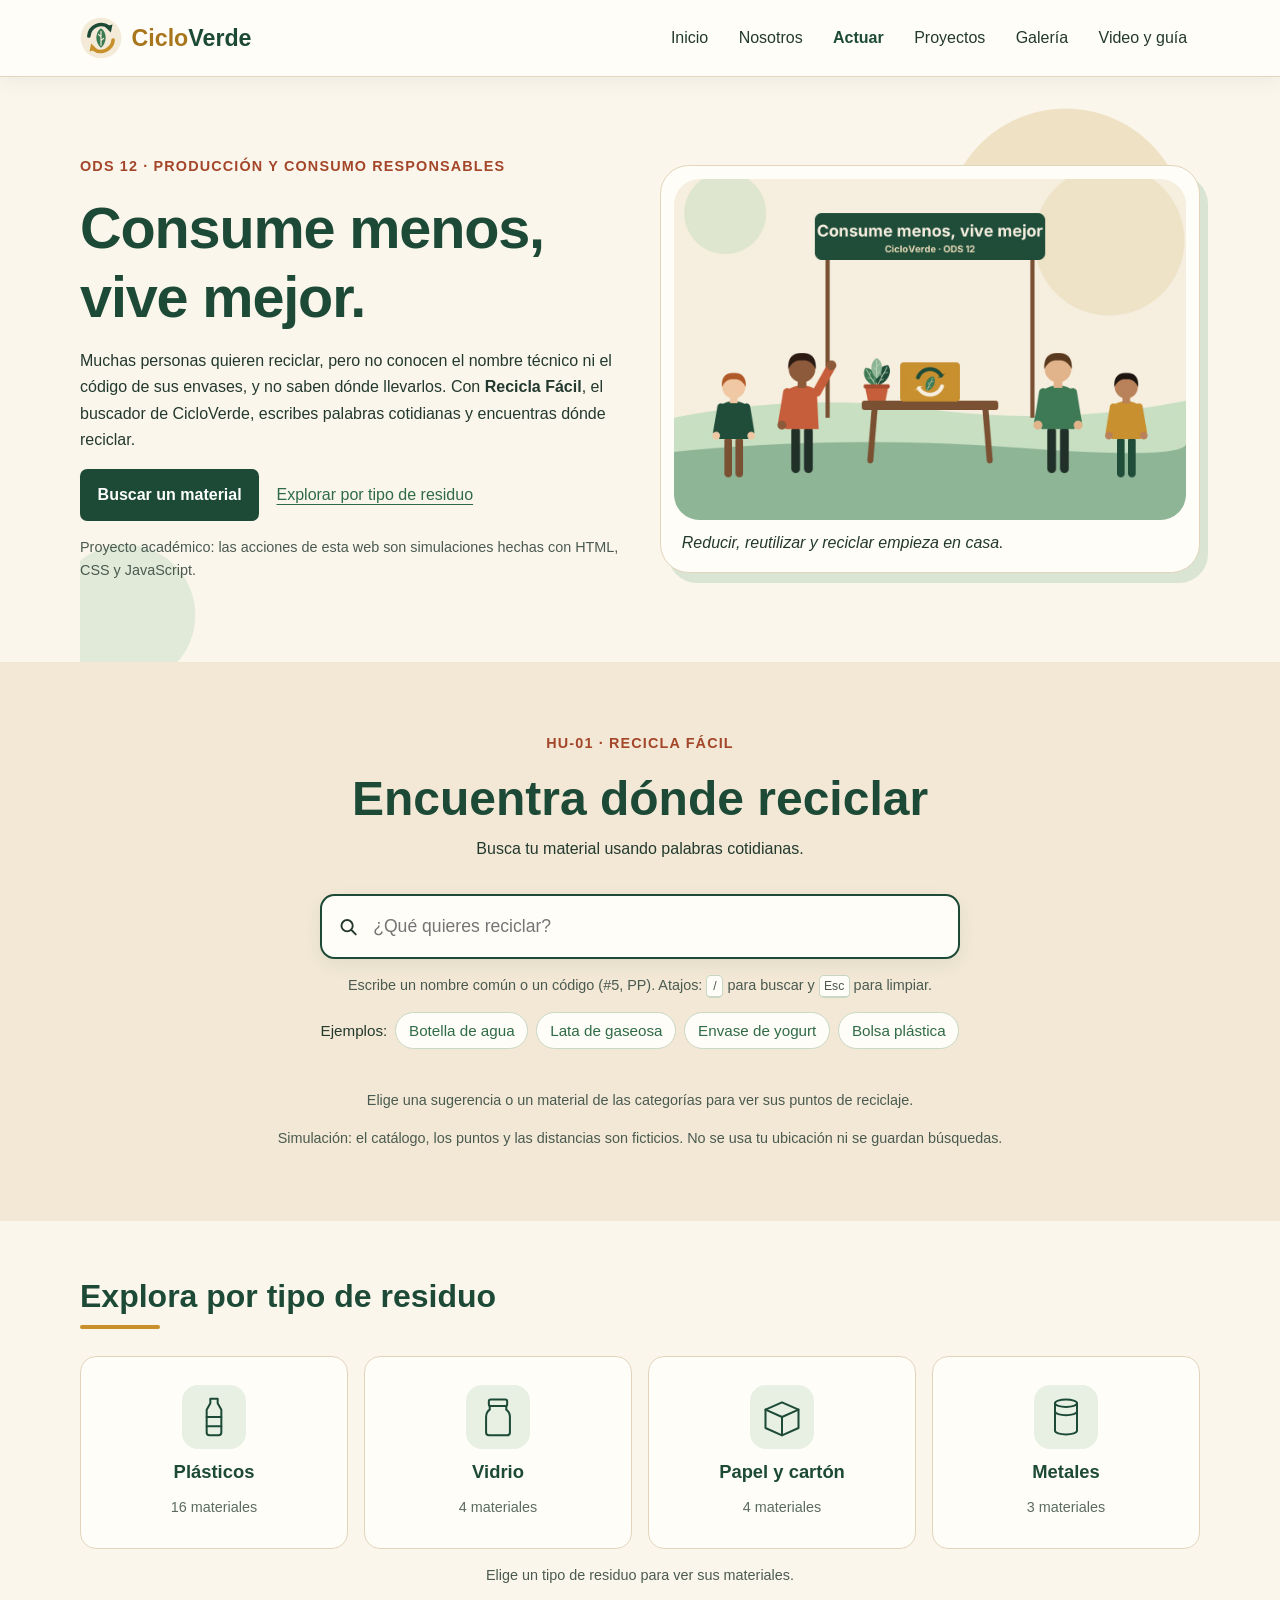
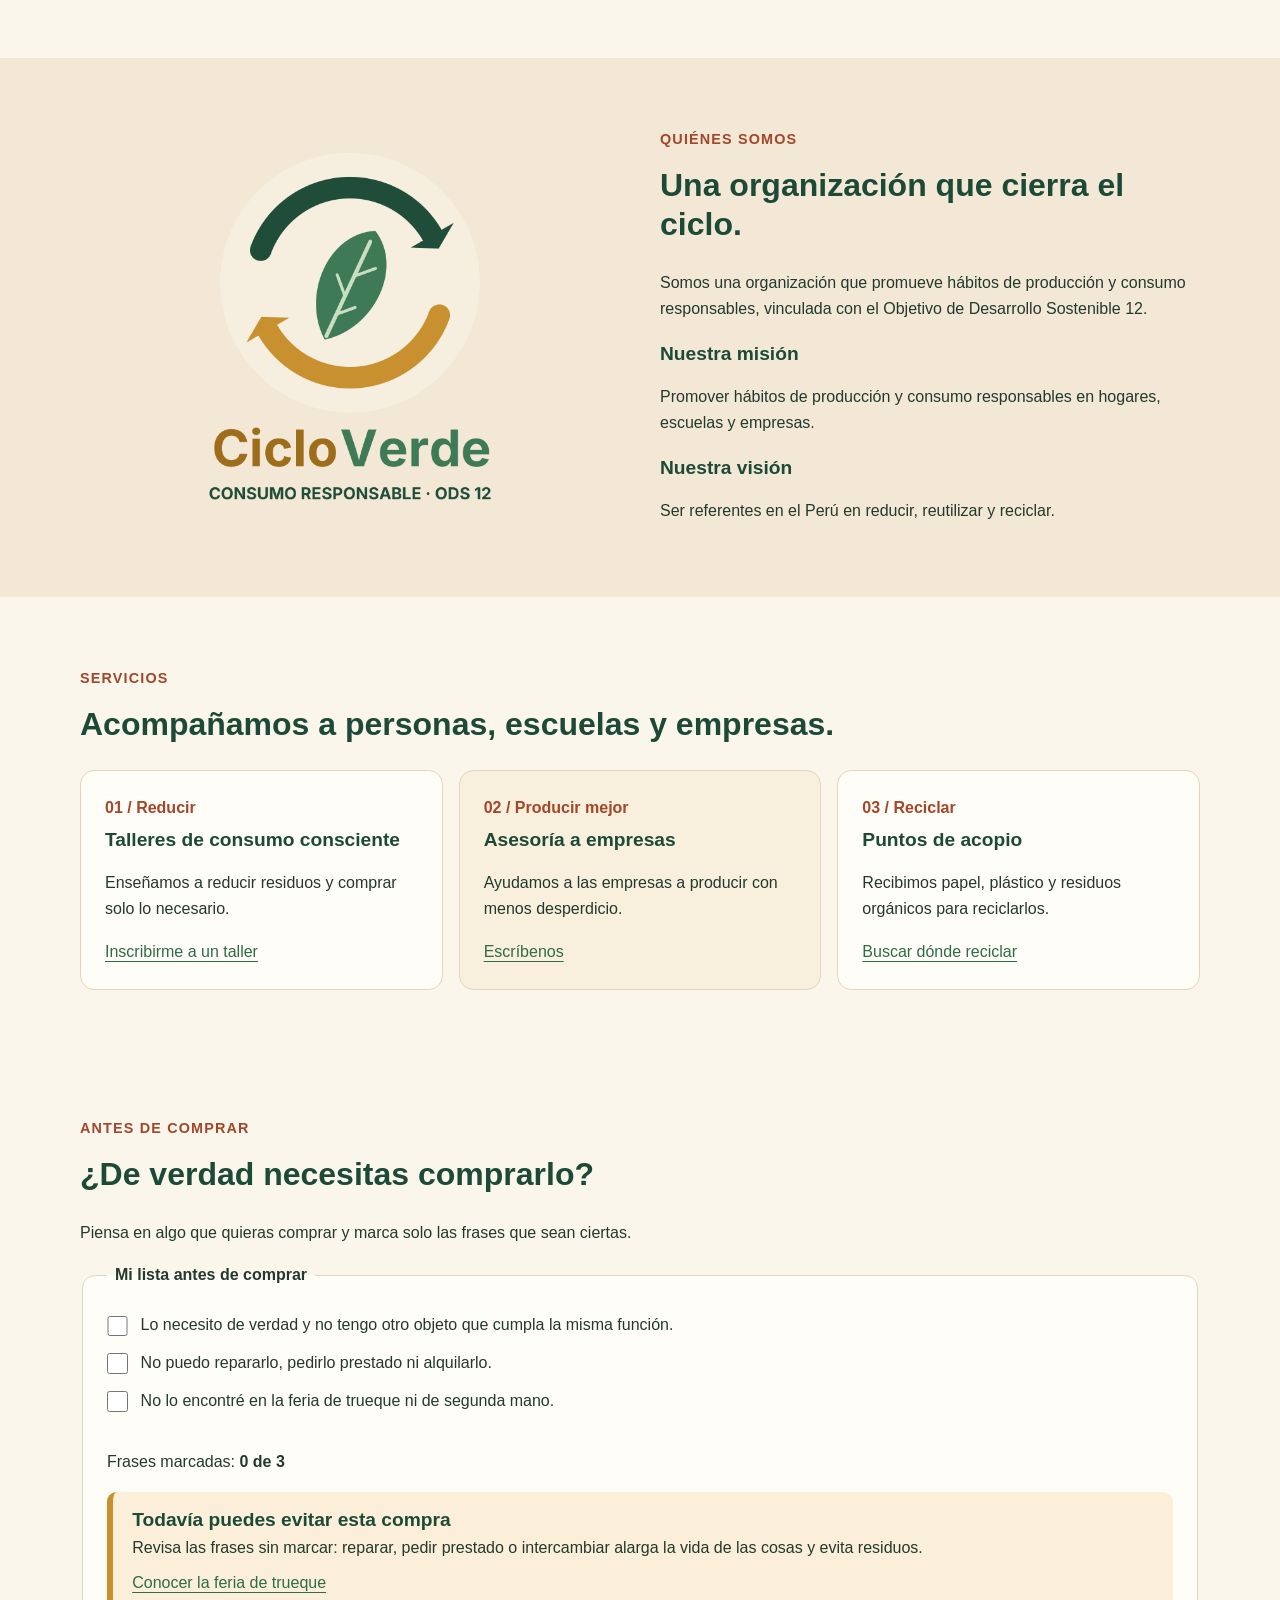
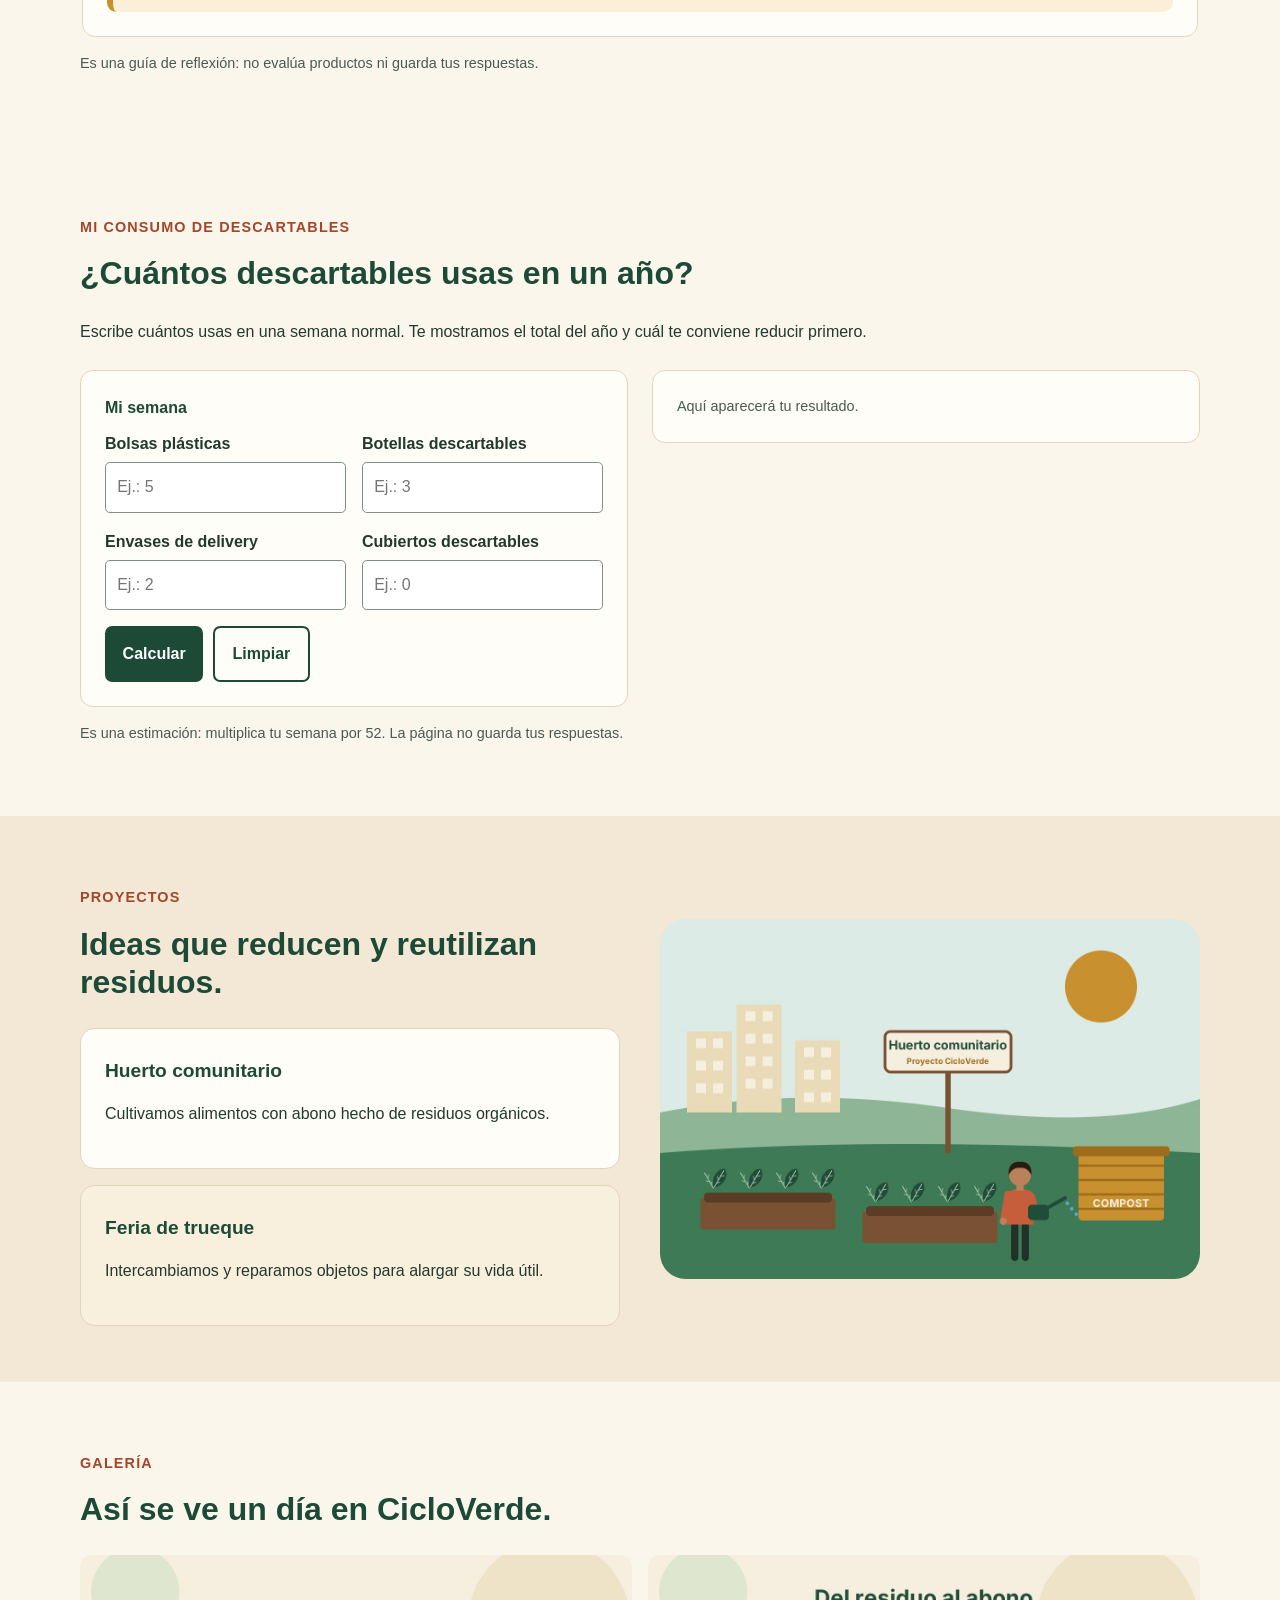
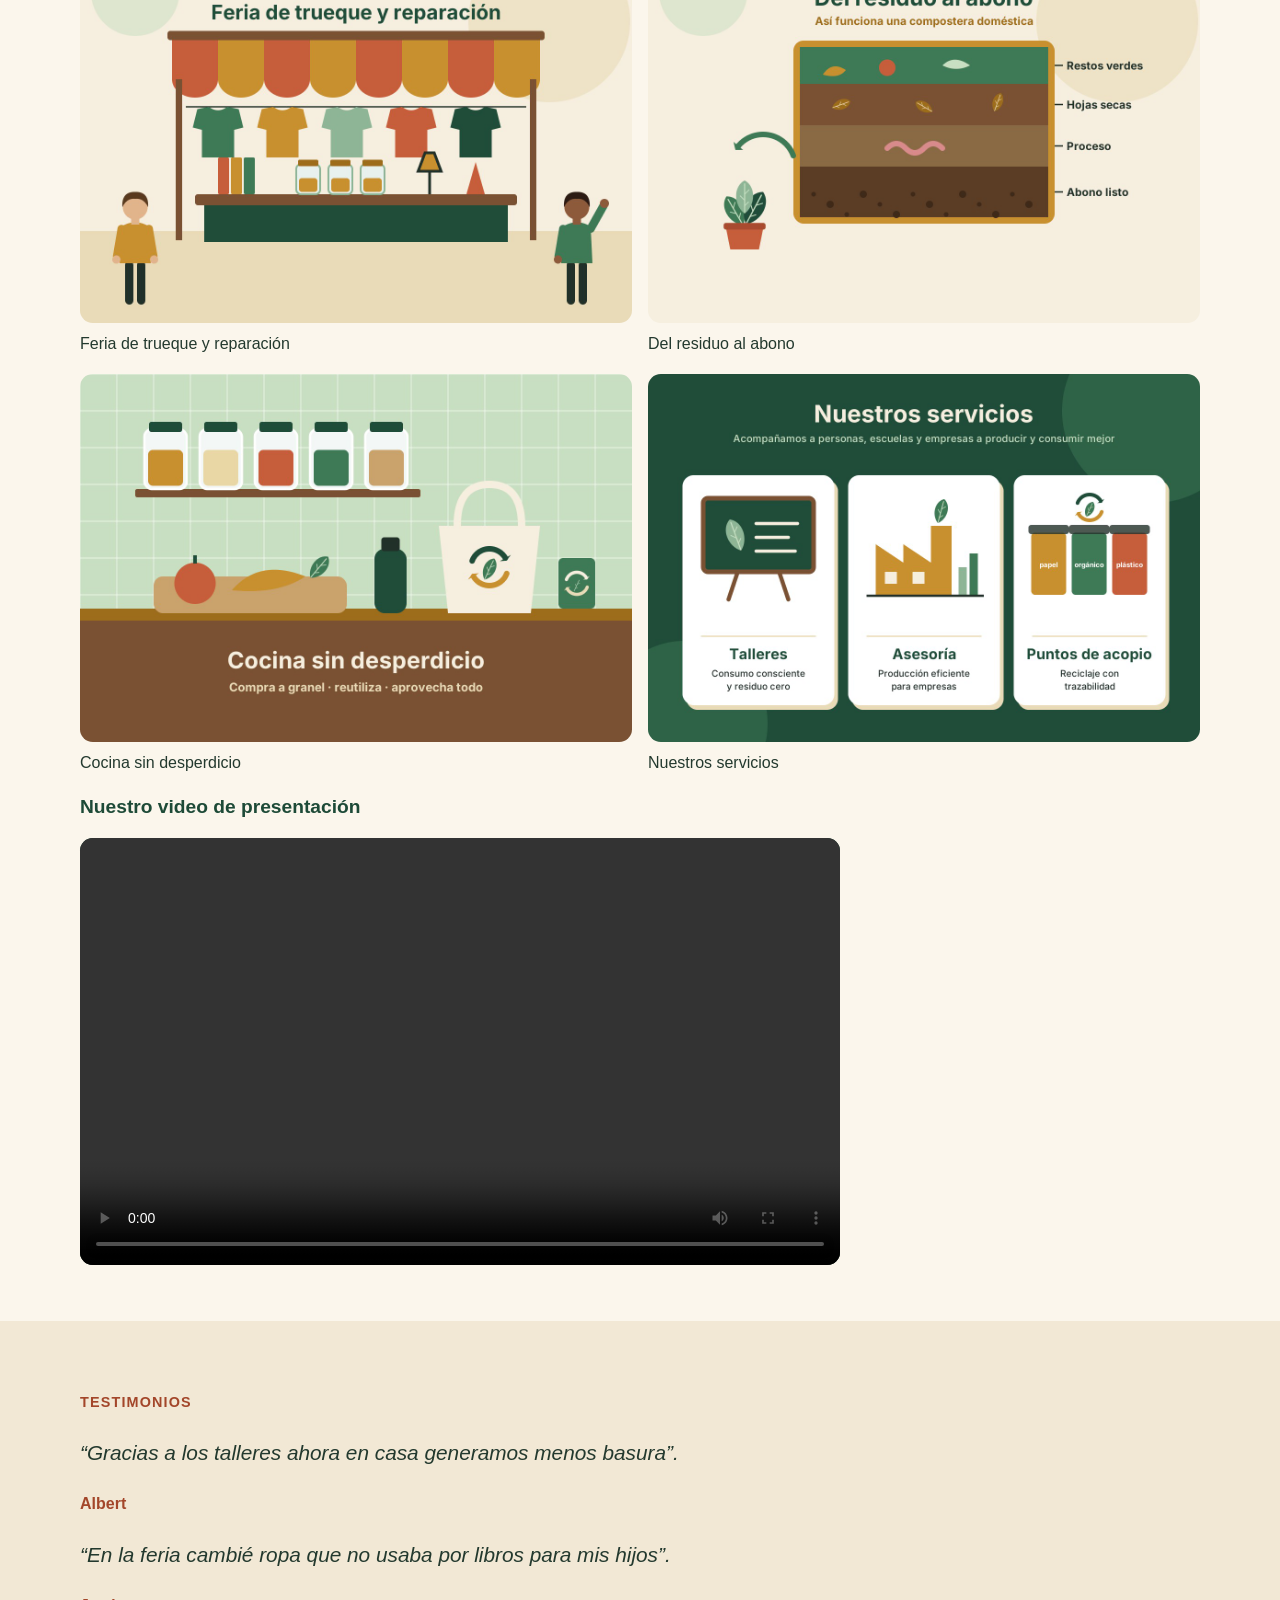
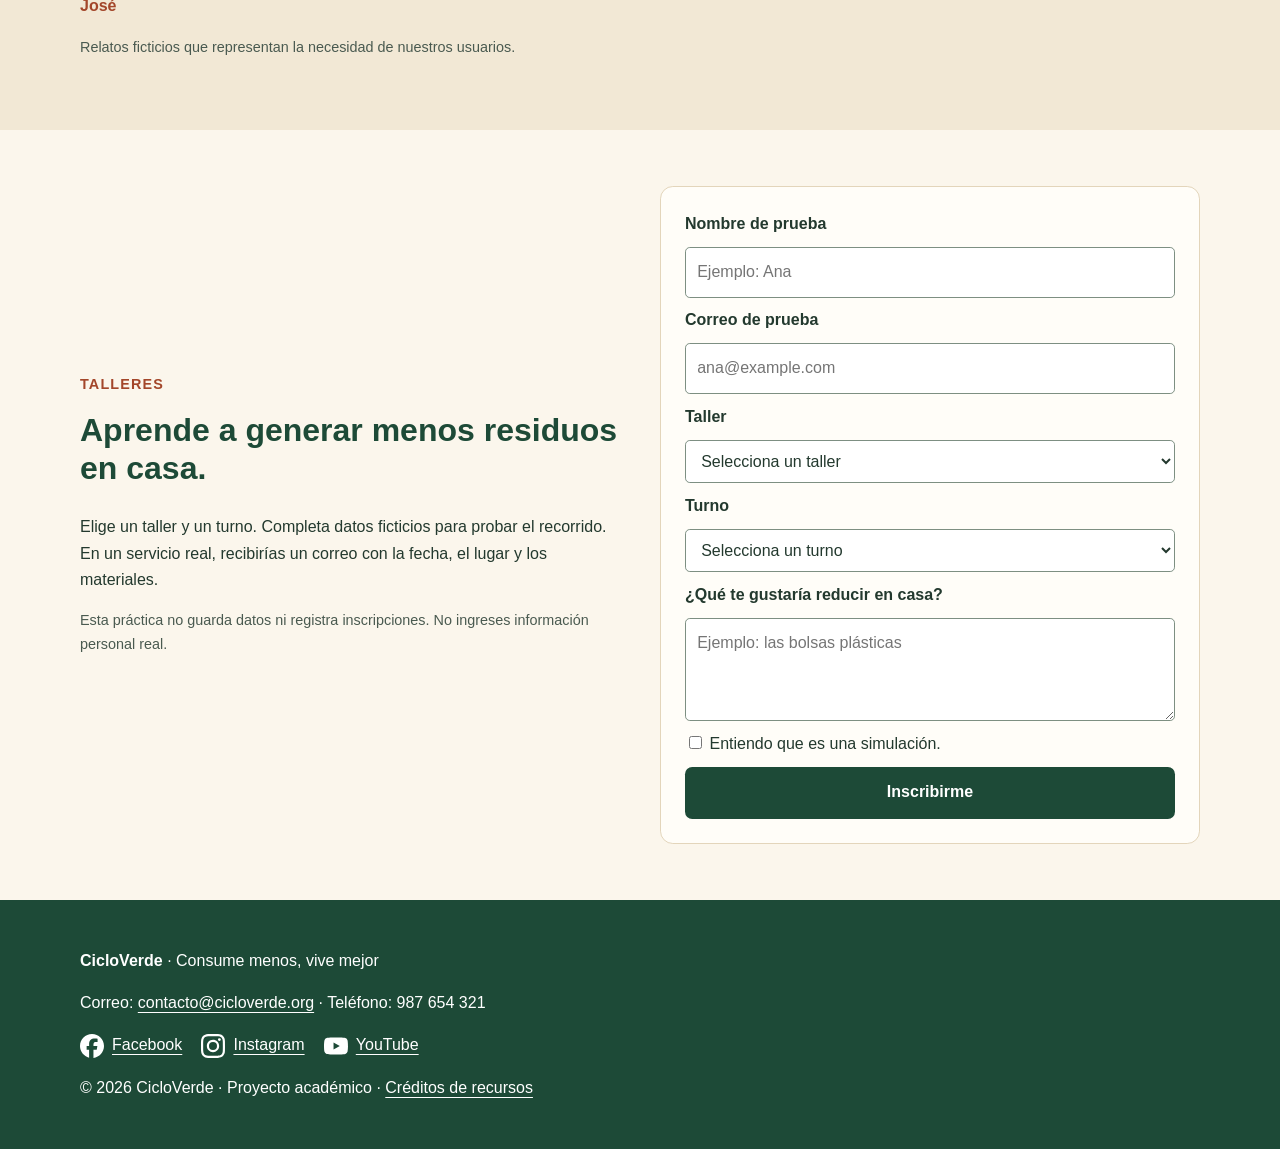
<file: index.html>
<!DOCTYPE html>
<html lang="es">
<head>
  <meta charset="UTF-8">
  <!-- PASO 1: permite que el navegador use el ancho real del celular. -->
  <meta name="viewport" content="width=device-width, initial-scale=1.0">
  <title>Inicio | CicloVerde - ODS 12</title>
  <meta name="description" content="CicloVerde promueve la producción y el consumo responsables (ODS 12): separa tus residuos, piensa antes de comprar e inscríbete en un taller.">
  <!-- PASO 2: conectar este HTML con el archivo CSS compartido. -->
  <link rel="stylesheet" href="css/estilos.css">
  <!-- SEMANA 11: menú responsive con JavaScript. defer espera a que el HTML esté listo. -->
  <script src="js/menu.js" defer></script>
  <!-- SEMANA 11 · HU-06: calculadora de descartables (solo en esta página). -->
  <script src="js/calculadora.js" defer></script>
  <!-- SEMANA 14 · HU-01: buscador dinámico (filtra, corrige errores, atajos / y Esc). -->
  <script src="js/buscador.js" defer></script>
  <!-- Este icono aparece en la pestaña del navegador. -->
  <link rel="icon" type="image/svg+xml" href="iconos/favicon.svg">
</head>
<body>
<a class="saltar" href="#contenido">Saltar al contenido</a>
<!-- PASO 3: ENCABEZADO. Permanece visible con position: sticky en CSS. -->
<header class="cabecera">
  <div class="contenedor barra">
    <a class="marca" href="index.html"><img src="iconos/favicon.svg" alt="" width="42" height="42"><span class="nombre"><span class="ciclo">Ciclo</span>Verde</span></a>
    <!-- SEMANA 11 (menú ACME): botón hamburguesa. Solo se ve en 600 px o menos.
         aria-controls lo une con la navegación; aria-expanded indica si está abierta. -->
    <button id="boton-menu" class="hamburguesa" type="button"
            aria-controls="navegacion" aria-expanded="false" aria-label="Abrir menú">
      <span class="lineas" aria-hidden="true"><span></span><span></span><span></span></span>
      <span id="texto-menu">Menú</span>
    </button>
    <!-- PASO 4: MENÚ HORIZONTAL. La lista se ordena en fila con Flexbox.
         En celular, JS le agrega o quita el atributo hidden para mostrarla u ocultarla. -->
    <nav id="navegacion" class="navegacion" aria-label="Navegación principal">
      <ul class="menu">
        <li><a href="index.html#inicio">Inicio</a></li>
        <li><a href="index.html#nosotros">Nosotros</a></li>
        <li>
          <!-- MENÚ DESPLEGABLE VERTICAL: details se abre con clic, Enter o toque.
               JS solo lo cierra (Escape o al cerrar el menú); por eso tiene id. -->
          <details id="actuar" class="desplegable">
            <summary>Actuar</summary>
            <ul class="submenu">
              <li><a href="index.html#buscar">Buscar material</a></li>
              <li><a href="index.html#categorias">Explorar categorías</a></li>
              <li><a href="index.html#servicios">Nuestros servicios</a></li>
              <li><a href="index.html#antes-de-comprar">Antes de comprar</a></li>
              <li><a href="index.html#calculadora">Calcular mis descartables</a></li>
              <li><a href="index.html#taller">Inscribirme a un taller</a></li>
            </ul>
          </details>
        </li>
        <li><a href="index.html#proyectos">Proyectos</a></li>
        <li><a href="index.html#galeria">Galería</a></li>
        <li><a href="recursos.html">Video y guía</a></li>
      </ul>
    </nav>
  </div>
</header>

<main id="contenido">
  <!-- SEMANA 11: tabindex="-1" deja que menu.js lleve el foco a la sección elegida en el menú
       (sin agregarla al recorrido con Tab). -->
  <!-- PASO 5: PRESENTACIÓN. Bloque de imagen y texto en dos columnas. -->
  <section id="inicio" tabindex="-1" class="hero contenedor dos-columnas" aria-labelledby="titulo">
    <div>
      <p class="etiqueta">ODS 12 · Producción y consumo responsables</p>
      <h1 id="titulo">Consume menos,<br>vive mejor.</h1>
      <p>Muchas personas quieren reciclar, pero no conocen el nombre técnico ni el código de sus envases, y no saben dónde llevarlos. Con <strong>Recicla Fácil</strong>, el buscador de CicloVerde, escribes palabras cotidianas y encuentras dónde reciclar.</p>
      <a class="boton" href="#buscar">Buscar un material</a>
      <a class="enlace" href="#categorias">Explorar por tipo de residuo</a>
      <p class="nota">Proyecto académico: las acciones de esta web son simulaciones hechas con HTML, CSS y JavaScript.</p>
    </div>
    <figure class="postal">
      <img class="foto" src="imagenes/nosotros.jpg" alt="Ilustración de vecinos reunidos junto a un letrero que dice Consume menos, vive mejor" width="1200" height="800">
      <figcaption>Reducir, reutilizar y reciclar empieza en casa.</figcaption>
    </figure>
  </section>

  <!-- ============================================================
       HU-01 · BÚSQUEDA ASISTIDA DE MATERIALES RECICLABLES (Recicla Fácil)
       Basada en los wireframes 1, 2 y 3 de Figma y en el user flow.
       Funciona solo con HTML y CSS:
       - pattern + :valid/:invalid detecta si el texto contiene una palabra conocida.
       - :placeholder-shown detecta el campo vacío.
       - :target muestra el material elegido; :checked, la categoría y el filtro.
       ============================================================ -->
  <section id="buscar" tabindex="-1" class="seccion fondo buscador-hu" aria-labelledby="titulo-buscar">
    <div class="contenedor">
      <p class="etiqueta centrado">HU-01 · Recicla Fácil</p>
      <h2 id="titulo-buscar" class="titulo-grande">Encuentra dónde reciclar</h2>
      <p class="subtitulo">Busca tu material usando palabras cotidianas.</p>

      <!-- SEMANA 14 · Buscador dinámico (js/buscador.js).
           El JS filtra los 27 materiales, cuenta coincidencias, tolera errores
           y arma las sugerencias. Las fichas #m-... de abajo NO cambian. -->
      <div class="busqueda" id="busqueda">
        <div class="campo">
          <svg class="lupa" viewBox="0 0 24 24" aria-hidden="true"><circle cx="10.5" cy="10.5" r="6.5"/><path d="m15.5 15.5 5 5"/></svg>
          <label for="buscador" class="visualmente-oculto">¿Qué quieres reciclar?</label>
          <!-- Ya no usamos pattern: el JS decide si hay coincidencias o una corrección. -->
          <input id="buscador" type="search" placeholder="¿Qué quieres reciclar?" autocomplete="off" spellcheck="false"
            aria-describedby="ayuda-buscar" aria-controls="lista-sugerencias">
          <!-- CONTROL DEL USUARIO: botón × para borrar la búsqueda (el JS lo muestra cuando hay texto). -->
          <button type="button" id="limpiar-busqueda" class="limpiar-busqueda" aria-label="Limpiar búsqueda" title="Limpiar búsqueda (Esc)" hidden>
            <svg viewBox="0 0 24 24" aria-hidden="true"><path d="M6 6l12 12M18 6 6 18"/></svg>
          </button>
        </div>
        <p id="ayuda-buscar" class="nota centrado">Escribe un nombre común o un código (#5, PP). Atajos: <kbd>/</kbd> para buscar y <kbd>Esc</kbd> para limpiar.</p>

        <!-- TRANSPARENCIA: el JS escribe aquí cuántas coincidencias encontró. -->
        <p id="contador-busqueda" class="contador-busqueda" role="status" aria-live="polite"></p>

        <!-- Campo vacío: ejemplos (wireframe 1). Se siguen mostrando con :placeholder-shown. -->
        <div class="ejemplos">
          <span>Ejemplos:</span>
          <a class="ejemplo" href="#m-botella-agua">Botella de agua</a>
          <a class="ejemplo" href="#m-lata-gaseosa">Lata de gaseosa</a>
          <a class="ejemplo" href="#m-envase-yogurt">Envase de yogurt</a>
          <a class="ejemplo" href="#m-bolsa-plastico">Bolsa plástica</a>
        </div>

        <!-- ESCENARIO 1 · Sugerencias dinámicas (wireframe 2). CA-01 y CA-02.
             La lista <ul> empieza vacía: el JS crea un <li> por cada material que coincide. -->
        <div id="panel-sugerencias" class="sugerencias sugerencias-js" hidden>
          <div class="sugerencias-cabecera"><span id="titulo-sugerencias">Sugerencias</span><span class="insignia">Nombre común · código</span></div>
          <!-- RECUPERACIÓN ANTE ERRORES: "¿Quisiste decir…?" (el JS lo completa). -->
          <p id="quisiste-decir" class="quisiste-decir" hidden></p>
          <ul id="lista-sugerencias" class="lista-sugerencias" aria-label="Materiales sugeridos"></ul>
          <a class="ver-todos" href="#categorias">¿No está tu material? Explora por tipo de residuo</a>
        </div>

        <!-- ESCENARIO 2 · Ninguna coincidencia ni parecida. Aparece tras 1 s (animación del CSS). -->
        <div id="sin-resultados" class="sin-coincidencias" hidden>
          <h3>No encontramos ese material</h3>
          <p>Quizás buscabas:</p>
          <ul class="aproximadas">
            <li><a href="#m-botella-agua">Botella de agua <span class="codigo">(#1 PET Bottles)</span></a></li>
            <li><a href="#m-lata-gaseosa">Lata de gaseosa <span class="codigo">(#41 ALU)</span></a></li>
            <li><a href="#m-caja-carton">Caja de cartón <span class="codigo">(#20 PAP)</span></a></li>
          </ul>
          <div class="alternativas">
            <a class="boton" href="#categorias">Explorar categorías por tipo de residuo</a>
            <a class="boton boton-secundario" href="tel:+18002532687">Llamar a la línea 1-800-CLEANUP</a>
          </div>
        </div>
      </div>

      <!-- RESULTADO: cada material es un article con id. Al elegir una sugerencia,
           el enlace #m-... lo convierte en :target y se muestra (wireframe 3). -->
      <div class="resultados" aria-live="polite">
        <p class="resultado-vacio nota centrado">Elige una sugerencia o un material de las categorías para ver sus puntos de reciclaje.</p>
        <article id="m-botella-agua" class="resultado" aria-labelledby="t-botella-agua">
          <div class="resumen-material">
            <svg class="icono" viewBox="0 0 48 48" aria-hidden="true"><path d="M20 4h8v5l4 7v25a3 3 0 0 1-3 3H19a3 3 0 0 1-3-3V16l4-7z"/><path d="M16 24h16M16 34h16"/></svg>
            <h3 id="t-botella-agua">Botella de agua</h3>
            <p class="codigo">#1 PET Bottles · Plásticos</p>
            <p>Envase de plástico PET comúnmente utilizado para bebidas y agua.</p>
          </div>
          <div class="resultado-cuerpo">
            <div>
              <h3>Puntos de reciclaje para este material</h3>
              <div class="punto">
                <div class="punto-cabecera"><h4><span class="num">1</span>Punto Verde Surco</h4><span class="distancia">2.3 km</span></div>
                <p>Av. Caminos del Inca 1234</p>
                <details class="ubicacion"><summary>Ver ubicación</summary><p>Punto 1 del mapa. Horario de ejemplo: lunes a sábado, de 9:00 a 17:00. Vacíos, enjuagados y aplastados.</p></details>
              </div>
              <div class="punto">
                <div class="punto-cabecera"><h4><span class="num">2</span>Recicla Lima</h4><span class="distancia">4.1 km</span></div>
                <p>Av. Primavera 456</p>
                <details class="ubicacion"><summary>Ver ubicación</summary><p>Punto 2 del mapa. Horario de ejemplo: lunes a sábado, de 9:00 a 17:00. Vacíos, enjuagados y aplastados.</p></details>
              </div>
              <div class="punto">
                <div class="punto-cabecera"><h4><span class="num">3</span>EcoCentro</h4><span class="distancia">5.6 km</span></div>
                <p>Av. Principal 789</p>
                <details class="ubicacion"><summary>Ver ubicación</summary><p>Punto 3 del mapa. Horario de ejemplo: lunes a sábado, de 9:00 a 17:00. Vacíos, enjuagados y aplastados.</p></details>
              </div>
            </div>
            <div class="mapa" role="img" aria-label="Mapa referencial con los tres puntos de reciclaje">
              <span class="pin p1">1</span><span class="pin p2">2</span><span class="pin p3">3</span>
              <p>Mapa de puntos de reciclaje<br><small>Vista referencial: puntos y distancias ficticios.</small></p>
            </div>
          </div>
          <p class="acciones-resultado"><a href="#buscar">Buscar otro material</a> · <a href="#categorias">Ver categorías</a></p>
        </article>
        <article id="m-botella-aceite" class="resultado" aria-labelledby="t-botella-aceite">
          <div class="resumen-material">
            <svg class="icono" viewBox="0 0 48 48" aria-hidden="true"><path d="M20 4h8v5l4 7v25a3 3 0 0 1-3 3H19a3 3 0 0 1-3-3V16l4-7z"/><path d="M16 24h16M16 34h16"/></svg>
            <h3 id="t-botella-aceite">Botella de aceite</h3>
            <p class="codigo">#1 PET Bottles · Plásticos</p>
            <p>Botella PET de aceite de cocina. Retira el exceso de aceite con papel antes de llevarla.</p>
          </div>
          <div class="resultado-cuerpo">
            <div>
              <h3>Puntos de reciclaje para este material</h3>
              <div class="punto">
                <div class="punto-cabecera"><h4><span class="num">1</span>Punto Verde Surco</h4><span class="distancia">2.3 km</span></div>
                <p>Av. Caminos del Inca 1234</p>
                <details class="ubicacion"><summary>Ver ubicación</summary><p>Punto 1 del mapa. Horario de ejemplo: lunes a sábado, de 9:00 a 17:00. Vacíos, enjuagados y aplastados.</p></details>
              </div>
              <div class="punto">
                <div class="punto-cabecera"><h4><span class="num">2</span>Recicla Lima</h4><span class="distancia">4.1 km</span></div>
                <p>Av. Primavera 456</p>
                <details class="ubicacion"><summary>Ver ubicación</summary><p>Punto 2 del mapa. Horario de ejemplo: lunes a sábado, de 9:00 a 17:00. Vacíos, enjuagados y aplastados.</p></details>
              </div>
              <div class="punto">
                <div class="punto-cabecera"><h4><span class="num">3</span>EcoCentro</h4><span class="distancia">5.6 km</span></div>
                <p>Av. Principal 789</p>
                <details class="ubicacion"><summary>Ver ubicación</summary><p>Punto 3 del mapa. Horario de ejemplo: lunes a sábado, de 9:00 a 17:00. Vacíos, enjuagados y aplastados.</p></details>
              </div>
            </div>
            <div class="mapa" role="img" aria-label="Mapa referencial con los tres puntos de reciclaje">
              <span class="pin p1">1</span><span class="pin p2">2</span><span class="pin p3">3</span>
              <p>Mapa de puntos de reciclaje<br><small>Vista referencial: puntos y distancias ficticios.</small></p>
            </div>
          </div>
          <p class="acciones-resultado"><a href="#buscar">Buscar otro material</a> · <a href="#categorias">Ver categorías</a></p>
        </article>
        <article id="m-botella-bebida" class="resultado" aria-labelledby="t-botella-bebida">
          <div class="resumen-material">
            <svg class="icono" viewBox="0 0 48 48" aria-hidden="true"><path d="M20 4h8v5l4 7v25a3 3 0 0 1-3 3H19a3 3 0 0 1-3-3V16l4-7z"/><path d="M16 24h16M16 34h16"/></svg>
            <h3 id="t-botella-bebida">Botella de bebida</h3>
            <p class="codigo">#1 PET Bottles · Plásticos</p>
            <p>Botella PET de gaseosa, jugo o bebida deportiva. Vacíala y aplástala.</p>
          </div>
          <div class="resultado-cuerpo">
            <div>
              <h3>Puntos de reciclaje para este material</h3>
              <div class="punto">
                <div class="punto-cabecera"><h4><span class="num">1</span>Punto Verde Surco</h4><span class="distancia">2.3 km</span></div>
                <p>Av. Caminos del Inca 1234</p>
                <details class="ubicacion"><summary>Ver ubicación</summary><p>Punto 1 del mapa. Horario de ejemplo: lunes a sábado, de 9:00 a 17:00. Vacíos, enjuagados y aplastados.</p></details>
              </div>
              <div class="punto">
                <div class="punto-cabecera"><h4><span class="num">2</span>Recicla Lima</h4><span class="distancia">4.1 km</span></div>
                <p>Av. Primavera 456</p>
                <details class="ubicacion"><summary>Ver ubicación</summary><p>Punto 2 del mapa. Horario de ejemplo: lunes a sábado, de 9:00 a 17:00. Vacíos, enjuagados y aplastados.</p></details>
              </div>
              <div class="punto">
                <div class="punto-cabecera"><h4><span class="num">3</span>EcoCentro</h4><span class="distancia">5.6 km</span></div>
                <p>Av. Principal 789</p>
                <details class="ubicacion"><summary>Ver ubicación</summary><p>Punto 3 del mapa. Horario de ejemplo: lunes a sábado, de 9:00 a 17:00. Vacíos, enjuagados y aplastados.</p></details>
              </div>
            </div>
            <div class="mapa" role="img" aria-label="Mapa referencial con los tres puntos de reciclaje">
              <span class="pin p1">1</span><span class="pin p2">2</span><span class="pin p3">3</span>
              <p>Mapa de puntos de reciclaje<br><small>Vista referencial: puntos y distancias ficticios.</small></p>
            </div>
          </div>
          <p class="acciones-resultado"><a href="#buscar">Buscar otro material</a> · <a href="#categorias">Ver categorías</a></p>
        </article>
        <article id="m-envase-fruta" class="resultado" aria-labelledby="t-envase-fruta">
          <div class="resumen-material">
            <svg class="icono" viewBox="0 0 48 48" aria-hidden="true"><path d="M20 4h8v5l4 7v25a3 3 0 0 1-3 3H19a3 3 0 0 1-3-3V16l4-7z"/><path d="M16 24h16M16 34h16"/></svg>
            <h3 id="t-envase-fruta">Envase transparente de fruta</h3>
            <p class="codigo">#1 PET · Plásticos</p>
            <p>Envase rígido y transparente de frutas o ensaladas, también de PET.</p>
          </div>
          <div class="resultado-cuerpo">
            <div>
              <h3>Puntos de reciclaje para este material</h3>
              <div class="punto">
                <div class="punto-cabecera"><h4><span class="num">1</span>Punto Verde Surco</h4><span class="distancia">2.3 km</span></div>
                <p>Av. Caminos del Inca 1234</p>
                <details class="ubicacion"><summary>Ver ubicación</summary><p>Punto 1 del mapa. Horario de ejemplo: lunes a sábado, de 9:00 a 17:00. Vacíos, enjuagados y aplastados.</p></details>
              </div>
              <div class="punto">
                <div class="punto-cabecera"><h4><span class="num">2</span>Recicla Lima</h4><span class="distancia">4.1 km</span></div>
                <p>Av. Primavera 456</p>
                <details class="ubicacion"><summary>Ver ubicación</summary><p>Punto 2 del mapa. Horario de ejemplo: lunes a sábado, de 9:00 a 17:00. Vacíos, enjuagados y aplastados.</p></details>
              </div>
              <div class="punto">
                <div class="punto-cabecera"><h4><span class="num">3</span>EcoCentro</h4><span class="distancia">5.6 km</span></div>
                <p>Av. Principal 789</p>
                <details class="ubicacion"><summary>Ver ubicación</summary><p>Punto 3 del mapa. Horario de ejemplo: lunes a sábado, de 9:00 a 17:00. Vacíos, enjuagados y aplastados.</p></details>
              </div>
            </div>
            <div class="mapa" role="img" aria-label="Mapa referencial con los tres puntos de reciclaje">
              <span class="pin p1">1</span><span class="pin p2">2</span><span class="pin p3">3</span>
              <p>Mapa de puntos de reciclaje<br><small>Vista referencial: puntos y distancias ficticios.</small></p>
            </div>
          </div>
          <p class="acciones-resultado"><a href="#buscar">Buscar otro material</a> · <a href="#categorias">Ver categorías</a></p>
        </article>
        <article id="m-botella-detergente" class="resultado" aria-labelledby="t-botella-detergente">
          <div class="resumen-material">
            <svg class="icono" viewBox="0 0 48 48" aria-hidden="true"><path d="M20 4h8v5l4 7v25a3 3 0 0 1-3 3H19a3 3 0 0 1-3-3V16l4-7z"/><path d="M16 24h16M16 34h16"/></svg>
            <h3 id="t-botella-detergente">Botella de detergente</h3>
            <p class="codigo">#2 HDPE · Plásticos</p>
            <p>Plástico grueso y opaco, resistente a productos de limpieza.</p>
          </div>
          <div class="resultado-cuerpo">
            <div>
              <h3>Puntos de reciclaje para este material</h3>
              <div class="punto">
                <div class="punto-cabecera"><h4><span class="num">1</span>Punto Verde Surco</h4><span class="distancia">2.3 km</span></div>
                <p>Av. Caminos del Inca 1234</p>
                <details class="ubicacion"><summary>Ver ubicación</summary><p>Punto 1 del mapa. Horario de ejemplo: lunes a sábado, de 9:00 a 17:00. Vacíos, enjuagados y aplastados.</p></details>
              </div>
              <div class="punto">
                <div class="punto-cabecera"><h4><span class="num">2</span>Recicla Lima</h4><span class="distancia">4.1 km</span></div>
                <p>Av. Primavera 456</p>
                <details class="ubicacion"><summary>Ver ubicación</summary><p>Punto 2 del mapa. Horario de ejemplo: lunes a sábado, de 9:00 a 17:00. Vacíos, enjuagados y aplastados.</p></details>
              </div>
              <div class="punto">
                <div class="punto-cabecera"><h4><span class="num">3</span>EcoCentro</h4><span class="distancia">5.6 km</span></div>
                <p>Av. Principal 789</p>
                <details class="ubicacion"><summary>Ver ubicación</summary><p>Punto 3 del mapa. Horario de ejemplo: lunes a sábado, de 9:00 a 17:00. Vacíos, enjuagados y aplastados.</p></details>
              </div>
            </div>
            <div class="mapa" role="img" aria-label="Mapa referencial con los tres puntos de reciclaje">
              <span class="pin p1">1</span><span class="pin p2">2</span><span class="pin p3">3</span>
              <p>Mapa de puntos de reciclaje<br><small>Vista referencial: puntos y distancias ficticios.</small></p>
            </div>
          </div>
          <p class="acciones-resultado"><a href="#buscar">Buscar otro material</a> · <a href="#categorias">Ver categorías</a></p>
        </article>
        <article id="m-botella-shampoo" class="resultado" aria-labelledby="t-botella-shampoo">
          <div class="resumen-material">
            <svg class="icono" viewBox="0 0 48 48" aria-hidden="true"><path d="M20 4h8v5l4 7v25a3 3 0 0 1-3 3H19a3 3 0 0 1-3-3V16l4-7z"/><path d="M16 24h16M16 34h16"/></svg>
            <h3 id="t-botella-shampoo">Botella de shampoo</h3>
            <p class="codigo">#2 HDPE · Plásticos</p>
            <p>Envase opaco de productos de higiene. Enjuágalo antes de llevarlo.</p>
          </div>
          <div class="resultado-cuerpo">
            <div>
              <h3>Puntos de reciclaje para este material</h3>
              <div class="punto">
                <div class="punto-cabecera"><h4><span class="num">1</span>Punto Verde Surco</h4><span class="distancia">2.3 km</span></div>
                <p>Av. Caminos del Inca 1234</p>
                <details class="ubicacion"><summary>Ver ubicación</summary><p>Punto 1 del mapa. Horario de ejemplo: lunes a sábado, de 9:00 a 17:00. Vacíos, enjuagados y aplastados.</p></details>
              </div>
              <div class="punto">
                <div class="punto-cabecera"><h4><span class="num">2</span>Recicla Lima</h4><span class="distancia">4.1 km</span></div>
                <p>Av. Primavera 456</p>
                <details class="ubicacion"><summary>Ver ubicación</summary><p>Punto 2 del mapa. Horario de ejemplo: lunes a sábado, de 9:00 a 17:00. Vacíos, enjuagados y aplastados.</p></details>
              </div>
              <div class="punto">
                <div class="punto-cabecera"><h4><span class="num">3</span>EcoCentro</h4><span class="distancia">5.6 km</span></div>
                <p>Av. Principal 789</p>
                <details class="ubicacion"><summary>Ver ubicación</summary><p>Punto 3 del mapa. Horario de ejemplo: lunes a sábado, de 9:00 a 17:00. Vacíos, enjuagados y aplastados.</p></details>
              </div>
            </div>
            <div class="mapa" role="img" aria-label="Mapa referencial con los tres puntos de reciclaje">
              <span class="pin p1">1</span><span class="pin p2">2</span><span class="pin p3">3</span>
              <p>Mapa de puntos de reciclaje<br><small>Vista referencial: puntos y distancias ficticios.</small></p>
            </div>
          </div>
          <p class="acciones-resultado"><a href="#buscar">Buscar otro material</a> · <a href="#categorias">Ver categorías</a></p>
        </article>
        <article id="m-tuberia-pvc" class="resultado" aria-labelledby="t-tuberia-pvc">
          <div class="resumen-material">
            <svg class="icono" viewBox="0 0 48 48" aria-hidden="true"><path d="M20 4h8v5l4 7v25a3 3 0 0 1-3 3H19a3 3 0 0 1-3-3V16l4-7z"/><path d="M16 24h16M16 34h16"/></svg>
            <h3 id="t-tuberia-pvc">Tubería de PVC</h3>
            <p class="codigo">#3 PVC · Plásticos</p>
            <p>Plástico rígido usado en construcción. Pocos puntos lo reciben: consulta antes de ir.</p>
          </div>
          <div class="resultado-cuerpo">
            <div>
              <h3>Puntos de reciclaje para este material</h3>
              <div class="punto">
                <div class="punto-cabecera"><h4><span class="num">1</span>Punto Verde Surco</h4><span class="distancia">2.3 km</span></div>
                <p>Av. Caminos del Inca 1234</p>
                <details class="ubicacion"><summary>Ver ubicación</summary><p>Punto 1 del mapa. Horario de ejemplo: lunes a sábado, de 9:00 a 17:00. Vacíos, enjuagados y aplastados.</p></details>
              </div>
              <div class="punto">
                <div class="punto-cabecera"><h4><span class="num">2</span>Recicla Lima</h4><span class="distancia">4.1 km</span></div>
                <p>Av. Primavera 456</p>
                <details class="ubicacion"><summary>Ver ubicación</summary><p>Punto 2 del mapa. Horario de ejemplo: lunes a sábado, de 9:00 a 17:00. Vacíos, enjuagados y aplastados.</p></details>
              </div>
              <div class="punto">
                <div class="punto-cabecera"><h4><span class="num">3</span>EcoCentro</h4><span class="distancia">5.6 km</span></div>
                <p>Av. Principal 789</p>
                <details class="ubicacion"><summary>Ver ubicación</summary><p>Punto 3 del mapa. Horario de ejemplo: lunes a sábado, de 9:00 a 17:00. Vacíos, enjuagados y aplastados.</p></details>
              </div>
            </div>
            <div class="mapa" role="img" aria-label="Mapa referencial con los tres puntos de reciclaje">
              <span class="pin p1">1</span><span class="pin p2">2</span><span class="pin p3">3</span>
              <p>Mapa de puntos de reciclaje<br><small>Vista referencial: puntos y distancias ficticios.</small></p>
            </div>
          </div>
          <p class="acciones-resultado"><a href="#buscar">Buscar otro material</a> · <a href="#categorias">Ver categorías</a></p>
        </article>
        <article id="m-bolsa-plastico" class="resultado" aria-labelledby="t-bolsa-plastico">
          <div class="resumen-material">
            <svg class="icono" viewBox="0 0 48 48" aria-hidden="true"><path d="M20 4h8v5l4 7v25a3 3 0 0 1-3 3H19a3 3 0 0 1-3-3V16l4-7z"/><path d="M16 24h16M16 34h16"/></svg>
            <h3 id="t-bolsa-plastico">Bolsa de plástico</h3>
            <p class="codigo">#4 LDPE · Plásticos</p>
            <p>Bolsa delgada y flexible de compras o de pan. Junta varias dentro de una sola bolsa.</p>
          </div>
          <div class="resultado-cuerpo">
            <div>
              <h3>Puntos de reciclaje para este material</h3>
              <div class="punto">
                <div class="punto-cabecera"><h4><span class="num">1</span>Punto Verde Surco</h4><span class="distancia">2.3 km</span></div>
                <p>Av. Caminos del Inca 1234</p>
                <details class="ubicacion"><summary>Ver ubicación</summary><p>Punto 1 del mapa. Horario de ejemplo: lunes a sábado, de 9:00 a 17:00. Vacíos, enjuagados y aplastados.</p></details>
              </div>
              <div class="punto">
                <div class="punto-cabecera"><h4><span class="num">2</span>Recicla Lima</h4><span class="distancia">4.1 km</span></div>
                <p>Av. Primavera 456</p>
                <details class="ubicacion"><summary>Ver ubicación</summary><p>Punto 2 del mapa. Horario de ejemplo: lunes a sábado, de 9:00 a 17:00. Vacíos, enjuagados y aplastados.</p></details>
              </div>
              <div class="punto">
                <div class="punto-cabecera"><h4><span class="num">3</span>EcoCentro</h4><span class="distancia">5.6 km</span></div>
                <p>Av. Principal 789</p>
                <details class="ubicacion"><summary>Ver ubicación</summary><p>Punto 3 del mapa. Horario de ejemplo: lunes a sábado, de 9:00 a 17:00. Vacíos, enjuagados y aplastados.</p></details>
              </div>
            </div>
            <div class="mapa" role="img" aria-label="Mapa referencial con los tres puntos de reciclaje">
              <span class="pin p1">1</span><span class="pin p2">2</span><span class="pin p3">3</span>
              <p>Mapa de puntos de reciclaje<br><small>Vista referencial: puntos y distancias ficticios.</small></p>
            </div>
          </div>
          <p class="acciones-resultado"><a href="#buscar">Buscar otro material</a> · <a href="#categorias">Ver categorías</a></p>
        </article>
        <article id="m-film-embalaje" class="resultado" aria-labelledby="t-film-embalaje">
          <div class="resumen-material">
            <svg class="icono" viewBox="0 0 48 48" aria-hidden="true"><path d="M20 4h8v5l4 7v25a3 3 0 0 1-3 3H19a3 3 0 0 1-3-3V16l4-7z"/><path d="M16 24h16M16 34h16"/></svg>
            <h3 id="t-film-embalaje">Film de embalaje</h3>
            <p class="codigo">#4 LDPE · Plásticos</p>
            <p>Plástico estirable que envuelve paquetes y mercadería.</p>
          </div>
          <div class="resultado-cuerpo">
            <div>
              <h3>Puntos de reciclaje para este material</h3>
              <div class="punto">
                <div class="punto-cabecera"><h4><span class="num">1</span>Punto Verde Surco</h4><span class="distancia">2.3 km</span></div>
                <p>Av. Caminos del Inca 1234</p>
                <details class="ubicacion"><summary>Ver ubicación</summary><p>Punto 1 del mapa. Horario de ejemplo: lunes a sábado, de 9:00 a 17:00. Vacíos, enjuagados y aplastados.</p></details>
              </div>
              <div class="punto">
                <div class="punto-cabecera"><h4><span class="num">2</span>Recicla Lima</h4><span class="distancia">4.1 km</span></div>
                <p>Av. Primavera 456</p>
                <details class="ubicacion"><summary>Ver ubicación</summary><p>Punto 2 del mapa. Horario de ejemplo: lunes a sábado, de 9:00 a 17:00. Vacíos, enjuagados y aplastados.</p></details>
              </div>
              <div class="punto">
                <div class="punto-cabecera"><h4><span class="num">3</span>EcoCentro</h4><span class="distancia">5.6 km</span></div>
                <p>Av. Principal 789</p>
                <details class="ubicacion"><summary>Ver ubicación</summary><p>Punto 3 del mapa. Horario de ejemplo: lunes a sábado, de 9:00 a 17:00. Vacíos, enjuagados y aplastados.</p></details>
              </div>
            </div>
            <div class="mapa" role="img" aria-label="Mapa referencial con los tres puntos de reciclaje">
              <span class="pin p1">1</span><span class="pin p2">2</span><span class="pin p3">3</span>
              <p>Mapa de puntos de reciclaje<br><small>Vista referencial: puntos y distancias ficticios.</small></p>
            </div>
          </div>
          <p class="acciones-resultado"><a href="#buscar">Buscar otro material</a> · <a href="#categorias">Ver categorías</a></p>
        </article>
        <article id="m-tapa-botella" class="resultado" aria-labelledby="t-tapa-botella">
          <div class="resumen-material">
            <svg class="icono" viewBox="0 0 48 48" aria-hidden="true"><path d="M20 4h8v5l4 7v25a3 3 0 0 1-3 3H19a3 3 0 0 1-3-3V16l4-7z"/><path d="M16 24h16M16 34h16"/></svg>
            <h3 id="t-tapa-botella">Tapa de botella</h3>
            <p class="codigo">#5 PP · Plásticos</p>
            <p>Tapa rígida de botellas. Llévala separada de la botella.</p>
          </div>
          <div class="resultado-cuerpo">
            <div>
              <h3>Puntos de reciclaje para este material</h3>
              <div class="punto">
                <div class="punto-cabecera"><h4><span class="num">1</span>Punto Verde Surco</h4><span class="distancia">2.3 km</span></div>
                <p>Av. Caminos del Inca 1234</p>
                <details class="ubicacion"><summary>Ver ubicación</summary><p>Punto 1 del mapa. Horario de ejemplo: lunes a sábado, de 9:00 a 17:00. Vacíos, enjuagados y aplastados.</p></details>
              </div>
              <div class="punto">
                <div class="punto-cabecera"><h4><span class="num">2</span>Recicla Lima</h4><span class="distancia">4.1 km</span></div>
                <p>Av. Primavera 456</p>
                <details class="ubicacion"><summary>Ver ubicación</summary><p>Punto 2 del mapa. Horario de ejemplo: lunes a sábado, de 9:00 a 17:00. Vacíos, enjuagados y aplastados.</p></details>
              </div>
              <div class="punto">
                <div class="punto-cabecera"><h4><span class="num">3</span>EcoCentro</h4><span class="distancia">5.6 km</span></div>
                <p>Av. Principal 789</p>
                <details class="ubicacion"><summary>Ver ubicación</summary><p>Punto 3 del mapa. Horario de ejemplo: lunes a sábado, de 9:00 a 17:00. Vacíos, enjuagados y aplastados.</p></details>
              </div>
            </div>
            <div class="mapa" role="img" aria-label="Mapa referencial con los tres puntos de reciclaje">
              <span class="pin p1">1</span><span class="pin p2">2</span><span class="pin p3">3</span>
              <p>Mapa de puntos de reciclaje<br><small>Vista referencial: puntos y distancias ficticios.</small></p>
            </div>
          </div>
          <p class="acciones-resultado"><a href="#buscar">Buscar otro material</a> · <a href="#categorias">Ver categorías</a></p>
        </article>
        <article id="m-taper-comida" class="resultado" aria-labelledby="t-taper-comida">
          <div class="resumen-material">
            <svg class="icono" viewBox="0 0 48 48" aria-hidden="true"><path d="M20 4h8v5l4 7v25a3 3 0 0 1-3 3H19a3 3 0 0 1-3-3V16l4-7z"/><path d="M16 24h16M16 34h16"/></svg>
            <h3 id="t-taper-comida">Táper de comida</h3>
            <p class="codigo">#5 PP · Plásticos</p>
            <p>Recipiente de comida. Si está en buen estado, reutilízalo antes de reciclarlo.</p>
          </div>
          <div class="resultado-cuerpo">
            <div>
              <h3>Puntos de reciclaje para este material</h3>
              <div class="punto">
                <div class="punto-cabecera"><h4><span class="num">1</span>Punto Verde Surco</h4><span class="distancia">2.3 km</span></div>
                <p>Av. Caminos del Inca 1234</p>
                <details class="ubicacion"><summary>Ver ubicación</summary><p>Punto 1 del mapa. Horario de ejemplo: lunes a sábado, de 9:00 a 17:00. Vacíos, enjuagados y aplastados.</p></details>
              </div>
              <div class="punto">
                <div class="punto-cabecera"><h4><span class="num">2</span>Recicla Lima</h4><span class="distancia">4.1 km</span></div>
                <p>Av. Primavera 456</p>
                <details class="ubicacion"><summary>Ver ubicación</summary><p>Punto 2 del mapa. Horario de ejemplo: lunes a sábado, de 9:00 a 17:00. Vacíos, enjuagados y aplastados.</p></details>
              </div>
              <div class="punto">
                <div class="punto-cabecera"><h4><span class="num">3</span>EcoCentro</h4><span class="distancia">5.6 km</span></div>
                <p>Av. Principal 789</p>
                <details class="ubicacion"><summary>Ver ubicación</summary><p>Punto 3 del mapa. Horario de ejemplo: lunes a sábado, de 9:00 a 17:00. Vacíos, enjuagados y aplastados.</p></details>
              </div>
            </div>
            <div class="mapa" role="img" aria-label="Mapa referencial con los tres puntos de reciclaje">
              <span class="pin p1">1</span><span class="pin p2">2</span><span class="pin p3">3</span>
              <p>Mapa de puntos de reciclaje<br><small>Vista referencial: puntos y distancias ficticios.</small></p>
            </div>
          </div>
          <p class="acciones-resultado"><a href="#buscar">Buscar otro material</a> · <a href="#categorias">Ver categorías</a></p>
        </article>
        <article id="m-envase-yogurt" class="resultado" aria-labelledby="t-envase-yogurt">
          <div class="resumen-material">
            <svg class="icono" viewBox="0 0 48 48" aria-hidden="true"><path d="M20 4h8v5l4 7v25a3 3 0 0 1-3 3H19a3 3 0 0 1-3-3V16l4-7z"/><path d="M16 24h16M16 34h16"/></svg>
            <h3 id="t-envase-yogurt">Envase de yogurt</h3>
            <p class="codigo">#5 PP · Plásticos</p>
            <p>Envase de yogurt o postre. Enjuágalo para evitar malos olores.</p>
          </div>
          <div class="resultado-cuerpo">
            <div>
              <h3>Puntos de reciclaje para este material</h3>
              <div class="punto">
                <div class="punto-cabecera"><h4><span class="num">1</span>Punto Verde Surco</h4><span class="distancia">2.3 km</span></div>
                <p>Av. Caminos del Inca 1234</p>
                <details class="ubicacion"><summary>Ver ubicación</summary><p>Punto 1 del mapa. Horario de ejemplo: lunes a sábado, de 9:00 a 17:00. Vacíos, enjuagados y aplastados.</p></details>
              </div>
              <div class="punto">
                <div class="punto-cabecera"><h4><span class="num">2</span>Recicla Lima</h4><span class="distancia">4.1 km</span></div>
                <p>Av. Primavera 456</p>
                <details class="ubicacion"><summary>Ver ubicación</summary><p>Punto 2 del mapa. Horario de ejemplo: lunes a sábado, de 9:00 a 17:00. Vacíos, enjuagados y aplastados.</p></details>
              </div>
              <div class="punto">
                <div class="punto-cabecera"><h4><span class="num">3</span>EcoCentro</h4><span class="distancia">5.6 km</span></div>
                <p>Av. Principal 789</p>
                <details class="ubicacion"><summary>Ver ubicación</summary><p>Punto 3 del mapa. Horario de ejemplo: lunes a sábado, de 9:00 a 17:00. Vacíos, enjuagados y aplastados.</p></details>
              </div>
            </div>
            <div class="mapa" role="img" aria-label="Mapa referencial con los tres puntos de reciclaje">
              <span class="pin p1">1</span><span class="pin p2">2</span><span class="pin p3">3</span>
              <p>Mapa de puntos de reciclaje<br><small>Vista referencial: puntos y distancias ficticios.</small></p>
            </div>
          </div>
          <p class="acciones-resultado"><a href="#buscar">Buscar otro material</a> · <a href="#categorias">Ver categorías</a></p>
        </article>
        <article id="m-vaso-descartable" class="resultado" aria-labelledby="t-vaso-descartable">
          <div class="resumen-material">
            <svg class="icono" viewBox="0 0 48 48" aria-hidden="true"><path d="M20 4h8v5l4 7v25a3 3 0 0 1-3 3H19a3 3 0 0 1-3-3V16l4-7z"/><path d="M16 24h16M16 34h16"/></svg>
            <h3 id="t-vaso-descartable">Vaso descartable</h3>
            <p class="codigo">#6 PS · Plásticos</p>
            <p>Vaso rígido de un solo uso. Pocos puntos lo reciben: mejor evítalo.</p>
          </div>
          <div class="resultado-cuerpo">
            <div>
              <h3>Puntos de reciclaje para este material</h3>
              <div class="punto">
                <div class="punto-cabecera"><h4><span class="num">1</span>Punto Verde Surco</h4><span class="distancia">2.3 km</span></div>
                <p>Av. Caminos del Inca 1234</p>
                <details class="ubicacion"><summary>Ver ubicación</summary><p>Punto 1 del mapa. Horario de ejemplo: lunes a sábado, de 9:00 a 17:00. Vacíos, enjuagados y aplastados.</p></details>
              </div>
              <div class="punto">
                <div class="punto-cabecera"><h4><span class="num">2</span>Recicla Lima</h4><span class="distancia">4.1 km</span></div>
                <p>Av. Primavera 456</p>
                <details class="ubicacion"><summary>Ver ubicación</summary><p>Punto 2 del mapa. Horario de ejemplo: lunes a sábado, de 9:00 a 17:00. Vacíos, enjuagados y aplastados.</p></details>
              </div>
              <div class="punto">
                <div class="punto-cabecera"><h4><span class="num">3</span>EcoCentro</h4><span class="distancia">5.6 km</span></div>
                <p>Av. Principal 789</p>
                <details class="ubicacion"><summary>Ver ubicación</summary><p>Punto 3 del mapa. Horario de ejemplo: lunes a sábado, de 9:00 a 17:00. Vacíos, enjuagados y aplastados.</p></details>
              </div>
            </div>
            <div class="mapa" role="img" aria-label="Mapa referencial con los tres puntos de reciclaje">
              <span class="pin p1">1</span><span class="pin p2">2</span><span class="pin p3">3</span>
              <p>Mapa de puntos de reciclaje<br><small>Vista referencial: puntos y distancias ficticios.</small></p>
            </div>
          </div>
          <p class="acciones-resultado"><a href="#buscar">Buscar otro material</a> · <a href="#categorias">Ver categorías</a></p>
        </article>
        <article id="m-bandeja-tecnopor" class="resultado" aria-labelledby="t-bandeja-tecnopor">
          <div class="resumen-material">
            <svg class="icono" viewBox="0 0 48 48" aria-hidden="true"><path d="M20 4h8v5l4 7v25a3 3 0 0 1-3 3H19a3 3 0 0 1-3-3V16l4-7z"/><path d="M16 24h16M16 34h16"/></svg>
            <h3 id="t-bandeja-tecnopor">Bandeja de tecnopor</h3>
            <p class="codigo">#6 PS · Plásticos</p>
            <p>Poliestireno expandido de bandejas de carne o comida. Debe estar limpio.</p>
          </div>
          <div class="resultado-cuerpo">
            <div>
              <h3>Puntos de reciclaje para este material</h3>
              <div class="punto">
                <div class="punto-cabecera"><h4><span class="num">1</span>Punto Verde Surco</h4><span class="distancia">2.3 km</span></div>
                <p>Av. Caminos del Inca 1234</p>
                <details class="ubicacion"><summary>Ver ubicación</summary><p>Punto 1 del mapa. Horario de ejemplo: lunes a sábado, de 9:00 a 17:00. Vacíos, enjuagados y aplastados.</p></details>
              </div>
              <div class="punto">
                <div class="punto-cabecera"><h4><span class="num">2</span>Recicla Lima</h4><span class="distancia">4.1 km</span></div>
                <p>Av. Primavera 456</p>
                <details class="ubicacion"><summary>Ver ubicación</summary><p>Punto 2 del mapa. Horario de ejemplo: lunes a sábado, de 9:00 a 17:00. Vacíos, enjuagados y aplastados.</p></details>
              </div>
              <div class="punto">
                <div class="punto-cabecera"><h4><span class="num">3</span>EcoCentro</h4><span class="distancia">5.6 km</span></div>
                <p>Av. Principal 789</p>
                <details class="ubicacion"><summary>Ver ubicación</summary><p>Punto 3 del mapa. Horario de ejemplo: lunes a sábado, de 9:00 a 17:00. Vacíos, enjuagados y aplastados.</p></details>
              </div>
            </div>
            <div class="mapa" role="img" aria-label="Mapa referencial con los tres puntos de reciclaje">
              <span class="pin p1">1</span><span class="pin p2">2</span><span class="pin p3">3</span>
              <p>Mapa de puntos de reciclaje<br><small>Vista referencial: puntos y distancias ficticios.</small></p>
            </div>
          </div>
          <p class="acciones-resultado"><a href="#buscar">Buscar otro material</a> · <a href="#categorias">Ver categorías</a></p>
        </article>
        <article id="m-cubiertos-descartables" class="resultado" aria-labelledby="t-cubiertos-descartables">
          <div class="resumen-material">
            <svg class="icono" viewBox="0 0 48 48" aria-hidden="true"><path d="M20 4h8v5l4 7v25a3 3 0 0 1-3 3H19a3 3 0 0 1-3-3V16l4-7z"/><path d="M16 24h16M16 34h16"/></svg>
            <h3 id="t-cubiertos-descartables">Cubiertos descartables</h3>
            <p class="codigo">#6 PS · Plásticos</p>
            <p>Tenedores y cucharas de un solo uso. Reemplázalos por cubiertos reutilizables.</p>
          </div>
          <div class="resultado-cuerpo">
            <div>
              <h3>Puntos de reciclaje para este material</h3>
              <div class="punto">
                <div class="punto-cabecera"><h4><span class="num">1</span>Punto Verde Surco</h4><span class="distancia">2.3 km</span></div>
                <p>Av. Caminos del Inca 1234</p>
                <details class="ubicacion"><summary>Ver ubicación</summary><p>Punto 1 del mapa. Horario de ejemplo: lunes a sábado, de 9:00 a 17:00. Vacíos, enjuagados y aplastados.</p></details>
              </div>
              <div class="punto">
                <div class="punto-cabecera"><h4><span class="num">2</span>Recicla Lima</h4><span class="distancia">4.1 km</span></div>
                <p>Av. Primavera 456</p>
                <details class="ubicacion"><summary>Ver ubicación</summary><p>Punto 2 del mapa. Horario de ejemplo: lunes a sábado, de 9:00 a 17:00. Vacíos, enjuagados y aplastados.</p></details>
              </div>
              <div class="punto">
                <div class="punto-cabecera"><h4><span class="num">3</span>EcoCentro</h4><span class="distancia">5.6 km</span></div>
                <p>Av. Principal 789</p>
                <details class="ubicacion"><summary>Ver ubicación</summary><p>Punto 3 del mapa. Horario de ejemplo: lunes a sábado, de 9:00 a 17:00. Vacíos, enjuagados y aplastados.</p></details>
              </div>
            </div>
            <div class="mapa" role="img" aria-label="Mapa referencial con los tres puntos de reciclaje">
              <span class="pin p1">1</span><span class="pin p2">2</span><span class="pin p3">3</span>
              <p>Mapa de puntos de reciclaje<br><small>Vista referencial: puntos y distancias ficticios.</small></p>
            </div>
          </div>
          <p class="acciones-resultado"><a href="#buscar">Buscar otro material</a> · <a href="#categorias">Ver categorías</a></p>
        </article>
        <article id="m-envoltura-snack" class="resultado" aria-labelledby="t-envoltura-snack">
          <div class="resumen-material">
            <svg class="icono" viewBox="0 0 48 48" aria-hidden="true"><path d="M20 4h8v5l4 7v25a3 3 0 0 1-3 3H19a3 3 0 0 1-3-3V16l4-7z"/><path d="M16 24h16M16 34h16"/></svg>
            <h3 id="t-envoltura-snack">Envoltura de snacks</h3>
            <p class="codigo">#7 OTHER · Plásticos</p>
            <p>Empaque multicapa de papitas o galletas. Pocos puntos lo reciben: consulta antes de ir.</p>
          </div>
          <div class="resultado-cuerpo">
            <div>
              <h3>Puntos de reciclaje para este material</h3>
              <div class="punto">
                <div class="punto-cabecera"><h4><span class="num">1</span>Punto Verde Surco</h4><span class="distancia">2.3 km</span></div>
                <p>Av. Caminos del Inca 1234</p>
                <details class="ubicacion"><summary>Ver ubicación</summary><p>Punto 1 del mapa. Horario de ejemplo: lunes a sábado, de 9:00 a 17:00. Vacíos, enjuagados y aplastados.</p></details>
              </div>
              <div class="punto">
                <div class="punto-cabecera"><h4><span class="num">2</span>Recicla Lima</h4><span class="distancia">4.1 km</span></div>
                <p>Av. Primavera 456</p>
                <details class="ubicacion"><summary>Ver ubicación</summary><p>Punto 2 del mapa. Horario de ejemplo: lunes a sábado, de 9:00 a 17:00. Vacíos, enjuagados y aplastados.</p></details>
              </div>
              <div class="punto">
                <div class="punto-cabecera"><h4><span class="num">3</span>EcoCentro</h4><span class="distancia">5.6 km</span></div>
                <p>Av. Principal 789</p>
                <details class="ubicacion"><summary>Ver ubicación</summary><p>Punto 3 del mapa. Horario de ejemplo: lunes a sábado, de 9:00 a 17:00. Vacíos, enjuagados y aplastados.</p></details>
              </div>
            </div>
            <div class="mapa" role="img" aria-label="Mapa referencial con los tres puntos de reciclaje">
              <span class="pin p1">1</span><span class="pin p2">2</span><span class="pin p3">3</span>
              <p>Mapa de puntos de reciclaje<br><small>Vista referencial: puntos y distancias ficticios.</small></p>
            </div>
          </div>
          <p class="acciones-resultado"><a href="#buscar">Buscar otro material</a> · <a href="#categorias">Ver categorías</a></p>
        </article>
        <article id="m-botella-vidrio" class="resultado" aria-labelledby="t-botella-vidrio">
          <div class="resumen-material">
            <svg class="icono" viewBox="0 0 48 48" aria-hidden="true"><rect x="14" y="5" width="20" height="7" rx="2"/><path d="M15 12h18v4c3 2 4 5 4 8v17a3 3 0 0 1-3 3H14a3 3 0 0 1-3-3V24c0-3 1-6 4-8z"/></svg>
            <h3 id="t-botella-vidrio">Botella de vidrio</h3>
            <p class="codigo">#70 Glass · Vidrio</p>
            <p>Botella de vidrio transparente de bebidas. Retira la tapa.</p>
          </div>
          <div class="resultado-cuerpo">
            <div>
              <h3>Puntos de reciclaje para este material</h3>
              <div class="punto">
                <div class="punto-cabecera"><h4><span class="num">1</span>Punto Verde Surco</h4><span class="distancia">2.3 km</span></div>
                <p>Av. Caminos del Inca 1234</p>
                <details class="ubicacion"><summary>Ver ubicación</summary><p>Punto 1 del mapa. Horario de ejemplo: lunes a sábado, de 9:00 a 17:00. Sin tapa y sin mezclar con vidrio de ventanas o espejos.</p></details>
              </div>
              <div class="punto">
                <div class="punto-cabecera"><h4><span class="num">2</span>Vidrio Vuelve</h4><span class="distancia">3.2 km</span></div>
                <p>Jr. Las Flores 210</p>
                <details class="ubicacion"><summary>Ver ubicación</summary><p>Punto 2 del mapa. Horario de ejemplo: lunes a sábado, de 9:00 a 17:00. Sin tapa y sin mezclar con vidrio de ventanas o espejos.</p></details>
              </div>
              <div class="punto">
                <div class="punto-cabecera"><h4><span class="num">3</span>EcoCentro</h4><span class="distancia">5.6 km</span></div>
                <p>Av. Principal 789</p>
                <details class="ubicacion"><summary>Ver ubicación</summary><p>Punto 3 del mapa. Horario de ejemplo: lunes a sábado, de 9:00 a 17:00. Sin tapa y sin mezclar con vidrio de ventanas o espejos.</p></details>
              </div>
            </div>
            <div class="mapa" role="img" aria-label="Mapa referencial con los tres puntos de reciclaje">
              <span class="pin p1">1</span><span class="pin p2">2</span><span class="pin p3">3</span>
              <p>Mapa de puntos de reciclaje<br><small>Vista referencial: puntos y distancias ficticios.</small></p>
            </div>
          </div>
          <p class="acciones-resultado"><a href="#buscar">Buscar otro material</a> · <a href="#categorias">Ver categorías</a></p>
        </article>
        <article id="m-frasco-mermelada" class="resultado" aria-labelledby="t-frasco-mermelada">
          <div class="resumen-material">
            <svg class="icono" viewBox="0 0 48 48" aria-hidden="true"><rect x="14" y="5" width="20" height="7" rx="2"/><path d="M15 12h18v4c3 2 4 5 4 8v17a3 3 0 0 1-3 3H14a3 3 0 0 1-3-3V24c0-3 1-6 4-8z"/></svg>
            <h3 id="t-frasco-mermelada">Frasco de mermelada</h3>
            <p class="codigo">#70 Glass · Vidrio</p>
            <p>Frasco de vidrio transparente. La tapa metálica va con los metales.</p>
          </div>
          <div class="resultado-cuerpo">
            <div>
              <h3>Puntos de reciclaje para este material</h3>
              <div class="punto">
                <div class="punto-cabecera"><h4><span class="num">1</span>Punto Verde Surco</h4><span class="distancia">2.3 km</span></div>
                <p>Av. Caminos del Inca 1234</p>
                <details class="ubicacion"><summary>Ver ubicación</summary><p>Punto 1 del mapa. Horario de ejemplo: lunes a sábado, de 9:00 a 17:00. Sin tapa y sin mezclar con vidrio de ventanas o espejos.</p></details>
              </div>
              <div class="punto">
                <div class="punto-cabecera"><h4><span class="num">2</span>Vidrio Vuelve</h4><span class="distancia">3.2 km</span></div>
                <p>Jr. Las Flores 210</p>
                <details class="ubicacion"><summary>Ver ubicación</summary><p>Punto 2 del mapa. Horario de ejemplo: lunes a sábado, de 9:00 a 17:00. Sin tapa y sin mezclar con vidrio de ventanas o espejos.</p></details>
              </div>
              <div class="punto">
                <div class="punto-cabecera"><h4><span class="num">3</span>EcoCentro</h4><span class="distancia">5.6 km</span></div>
                <p>Av. Principal 789</p>
                <details class="ubicacion"><summary>Ver ubicación</summary><p>Punto 3 del mapa. Horario de ejemplo: lunes a sábado, de 9:00 a 17:00. Sin tapa y sin mezclar con vidrio de ventanas o espejos.</p></details>
              </div>
            </div>
            <div class="mapa" role="img" aria-label="Mapa referencial con los tres puntos de reciclaje">
              <span class="pin p1">1</span><span class="pin p2">2</span><span class="pin p3">3</span>
              <p>Mapa de puntos de reciclaje<br><small>Vista referencial: puntos y distancias ficticios.</small></p>
            </div>
          </div>
          <p class="acciones-resultado"><a href="#buscar">Buscar otro material</a> · <a href="#categorias">Ver categorías</a></p>
        </article>
        <article id="m-botella-vino" class="resultado" aria-labelledby="t-botella-vino">
          <div class="resumen-material">
            <svg class="icono" viewBox="0 0 48 48" aria-hidden="true"><rect x="14" y="5" width="20" height="7" rx="2"/><path d="M15 12h18v4c3 2 4 5 4 8v17a3 3 0 0 1-3 3H14a3 3 0 0 1-3-3V24c0-3 1-6 4-8z"/></svg>
            <h3 id="t-botella-vino">Botella de vino</h3>
            <p class="codigo">#71 Glass · Vidrio</p>
            <p>Vidrio verde. No lo mezcles con vidrio de ventanas ni espejos.</p>
          </div>
          <div class="resultado-cuerpo">
            <div>
              <h3>Puntos de reciclaje para este material</h3>
              <div class="punto">
                <div class="punto-cabecera"><h4><span class="num">1</span>Punto Verde Surco</h4><span class="distancia">2.3 km</span></div>
                <p>Av. Caminos del Inca 1234</p>
                <details class="ubicacion"><summary>Ver ubicación</summary><p>Punto 1 del mapa. Horario de ejemplo: lunes a sábado, de 9:00 a 17:00. Sin tapa y sin mezclar con vidrio de ventanas o espejos.</p></details>
              </div>
              <div class="punto">
                <div class="punto-cabecera"><h4><span class="num">2</span>Vidrio Vuelve</h4><span class="distancia">3.2 km</span></div>
                <p>Jr. Las Flores 210</p>
                <details class="ubicacion"><summary>Ver ubicación</summary><p>Punto 2 del mapa. Horario de ejemplo: lunes a sábado, de 9:00 a 17:00. Sin tapa y sin mezclar con vidrio de ventanas o espejos.</p></details>
              </div>
              <div class="punto">
                <div class="punto-cabecera"><h4><span class="num">3</span>EcoCentro</h4><span class="distancia">5.6 km</span></div>
                <p>Av. Principal 789</p>
                <details class="ubicacion"><summary>Ver ubicación</summary><p>Punto 3 del mapa. Horario de ejemplo: lunes a sábado, de 9:00 a 17:00. Sin tapa y sin mezclar con vidrio de ventanas o espejos.</p></details>
              </div>
            </div>
            <div class="mapa" role="img" aria-label="Mapa referencial con los tres puntos de reciclaje">
              <span class="pin p1">1</span><span class="pin p2">2</span><span class="pin p3">3</span>
              <p>Mapa de puntos de reciclaje<br><small>Vista referencial: puntos y distancias ficticios.</small></p>
            </div>
          </div>
          <p class="acciones-resultado"><a href="#buscar">Buscar otro material</a> · <a href="#categorias">Ver categorías</a></p>
        </article>
        <article id="m-botella-cerveza" class="resultado" aria-labelledby="t-botella-cerveza">
          <div class="resumen-material">
            <svg class="icono" viewBox="0 0 48 48" aria-hidden="true"><rect x="14" y="5" width="20" height="7" rx="2"/><path d="M15 12h18v4c3 2 4 5 4 8v17a3 3 0 0 1-3 3H14a3 3 0 0 1-3-3V24c0-3 1-6 4-8z"/></svg>
            <h3 id="t-botella-cerveza">Botella de cerveza</h3>
            <p class="codigo">#72 Glass · Vidrio</p>
            <p>Vidrio ámbar. Llévala vacía y sin chapa.</p>
          </div>
          <div class="resultado-cuerpo">
            <div>
              <h3>Puntos de reciclaje para este material</h3>
              <div class="punto">
                <div class="punto-cabecera"><h4><span class="num">1</span>Punto Verde Surco</h4><span class="distancia">2.3 km</span></div>
                <p>Av. Caminos del Inca 1234</p>
                <details class="ubicacion"><summary>Ver ubicación</summary><p>Punto 1 del mapa. Horario de ejemplo: lunes a sábado, de 9:00 a 17:00. Sin tapa y sin mezclar con vidrio de ventanas o espejos.</p></details>
              </div>
              <div class="punto">
                <div class="punto-cabecera"><h4><span class="num">2</span>Vidrio Vuelve</h4><span class="distancia">3.2 km</span></div>
                <p>Jr. Las Flores 210</p>
                <details class="ubicacion"><summary>Ver ubicación</summary><p>Punto 2 del mapa. Horario de ejemplo: lunes a sábado, de 9:00 a 17:00. Sin tapa y sin mezclar con vidrio de ventanas o espejos.</p></details>
              </div>
              <div class="punto">
                <div class="punto-cabecera"><h4><span class="num">3</span>EcoCentro</h4><span class="distancia">5.6 km</span></div>
                <p>Av. Principal 789</p>
                <details class="ubicacion"><summary>Ver ubicación</summary><p>Punto 3 del mapa. Horario de ejemplo: lunes a sábado, de 9:00 a 17:00. Sin tapa y sin mezclar con vidrio de ventanas o espejos.</p></details>
              </div>
            </div>
            <div class="mapa" role="img" aria-label="Mapa referencial con los tres puntos de reciclaje">
              <span class="pin p1">1</span><span class="pin p2">2</span><span class="pin p3">3</span>
              <p>Mapa de puntos de reciclaje<br><small>Vista referencial: puntos y distancias ficticios.</small></p>
            </div>
          </div>
          <p class="acciones-resultado"><a href="#buscar">Buscar otro material</a> · <a href="#categorias">Ver categorías</a></p>
        </article>
        <article id="m-caja-carton" class="resultado" aria-labelledby="t-caja-carton">
          <div class="resumen-material">
            <svg class="icono" viewBox="0 0 48 48" aria-hidden="true"><path d="M6 16l18-8 18 8v20l-18 8-18-8z"/><path d="M6 16l18 8 18-8M24 24v20"/></svg>
            <h3 id="t-caja-carton">Caja de cartón</h3>
            <p class="codigo">#20 PAP · Papel y cartón</p>
            <p>Cartón corrugado de envíos y mudanzas. Aplánala y retira la cinta.</p>
          </div>
          <div class="resultado-cuerpo">
            <div>
              <h3>Puntos de reciclaje para este material</h3>
              <div class="punto">
                <div class="punto-cabecera"><h4><span class="num">1</span>Acopio Papelito</h4><span class="distancia">1.8 km</span></div>
                <p>Calle Los Pinos 88</p>
                <details class="ubicacion"><summary>Ver ubicación</summary><p>Punto 1 del mapa. Horario de ejemplo: lunes a sábado, de 9:00 a 17:00. Limpios, secos, aplanados y sin grapas.</p></details>
              </div>
              <div class="punto">
                <div class="punto-cabecera"><h4><span class="num">2</span>Recicla Lima</h4><span class="distancia">4.1 km</span></div>
                <p>Av. Primavera 456</p>
                <details class="ubicacion"><summary>Ver ubicación</summary><p>Punto 2 del mapa. Horario de ejemplo: lunes a sábado, de 9:00 a 17:00. Limpios, secos, aplanados y sin grapas.</p></details>
              </div>
              <div class="punto">
                <div class="punto-cabecera"><h4><span class="num">3</span>EcoCentro</h4><span class="distancia">5.6 km</span></div>
                <p>Av. Principal 789</p>
                <details class="ubicacion"><summary>Ver ubicación</summary><p>Punto 3 del mapa. Horario de ejemplo: lunes a sábado, de 9:00 a 17:00. Limpios, secos, aplanados y sin grapas.</p></details>
              </div>
            </div>
            <div class="mapa" role="img" aria-label="Mapa referencial con los tres puntos de reciclaje">
              <span class="pin p1">1</span><span class="pin p2">2</span><span class="pin p3">3</span>
              <p>Mapa de puntos de reciclaje<br><small>Vista referencial: puntos y distancias ficticios.</small></p>
            </div>
          </div>
          <p class="acciones-resultado"><a href="#buscar">Buscar otro material</a> · <a href="#categorias">Ver categorías</a></p>
        </article>
        <article id="m-caja-cereal" class="resultado" aria-labelledby="t-caja-cereal">
          <div class="resumen-material">
            <svg class="icono" viewBox="0 0 48 48" aria-hidden="true"><path d="M6 16l18-8 18 8v20l-18 8-18-8z"/><path d="M6 16l18 8 18-8M24 24v20"/></svg>
            <h3 id="t-caja-cereal">Caja de cereal</h3>
            <p class="codigo">#21 PAP · Papel y cartón</p>
            <p>Cartulina delgada de cajas de alimentos. Retira la bolsa interior.</p>
          </div>
          <div class="resultado-cuerpo">
            <div>
              <h3>Puntos de reciclaje para este material</h3>
              <div class="punto">
                <div class="punto-cabecera"><h4><span class="num">1</span>Acopio Papelito</h4><span class="distancia">1.8 km</span></div>
                <p>Calle Los Pinos 88</p>
                <details class="ubicacion"><summary>Ver ubicación</summary><p>Punto 1 del mapa. Horario de ejemplo: lunes a sábado, de 9:00 a 17:00. Limpios, secos, aplanados y sin grapas.</p></details>
              </div>
              <div class="punto">
                <div class="punto-cabecera"><h4><span class="num">2</span>Recicla Lima</h4><span class="distancia">4.1 km</span></div>
                <p>Av. Primavera 456</p>
                <details class="ubicacion"><summary>Ver ubicación</summary><p>Punto 2 del mapa. Horario de ejemplo: lunes a sábado, de 9:00 a 17:00. Limpios, secos, aplanados y sin grapas.</p></details>
              </div>
              <div class="punto">
                <div class="punto-cabecera"><h4><span class="num">3</span>EcoCentro</h4><span class="distancia">5.6 km</span></div>
                <p>Av. Principal 789</p>
                <details class="ubicacion"><summary>Ver ubicación</summary><p>Punto 3 del mapa. Horario de ejemplo: lunes a sábado, de 9:00 a 17:00. Limpios, secos, aplanados y sin grapas.</p></details>
              </div>
            </div>
            <div class="mapa" role="img" aria-label="Mapa referencial con los tres puntos de reciclaje">
              <span class="pin p1">1</span><span class="pin p2">2</span><span class="pin p3">3</span>
              <p>Mapa de puntos de reciclaje<br><small>Vista referencial: puntos y distancias ficticios.</small></p>
            </div>
          </div>
          <p class="acciones-resultado"><a href="#buscar">Buscar otro material</a> · <a href="#categorias">Ver categorías</a></p>
        </article>
        <article id="m-periodico-hojas" class="resultado" aria-labelledby="t-periodico-hojas">
          <div class="resumen-material">
            <svg class="icono" viewBox="0 0 48 48" aria-hidden="true"><path d="M6 16l18-8 18 8v20l-18 8-18-8z"/><path d="M6 16l18 8 18-8M24 24v20"/></svg>
            <h3 id="t-periodico-hojas">Periódico y hojas</h3>
            <p class="codigo">#22 PAP · Papel y cartón</p>
            <p>Periódicos, cuadernos y hojas impresas, secos y sin grapas.</p>
          </div>
          <div class="resultado-cuerpo">
            <div>
              <h3>Puntos de reciclaje para este material</h3>
              <div class="punto">
                <div class="punto-cabecera"><h4><span class="num">1</span>Acopio Papelito</h4><span class="distancia">1.8 km</span></div>
                <p>Calle Los Pinos 88</p>
                <details class="ubicacion"><summary>Ver ubicación</summary><p>Punto 1 del mapa. Horario de ejemplo: lunes a sábado, de 9:00 a 17:00. Limpios, secos, aplanados y sin grapas.</p></details>
              </div>
              <div class="punto">
                <div class="punto-cabecera"><h4><span class="num">2</span>Recicla Lima</h4><span class="distancia">4.1 km</span></div>
                <p>Av. Primavera 456</p>
                <details class="ubicacion"><summary>Ver ubicación</summary><p>Punto 2 del mapa. Horario de ejemplo: lunes a sábado, de 9:00 a 17:00. Limpios, secos, aplanados y sin grapas.</p></details>
              </div>
              <div class="punto">
                <div class="punto-cabecera"><h4><span class="num">3</span>EcoCentro</h4><span class="distancia">5.6 km</span></div>
                <p>Av. Principal 789</p>
                <details class="ubicacion"><summary>Ver ubicación</summary><p>Punto 3 del mapa. Horario de ejemplo: lunes a sábado, de 9:00 a 17:00. Limpios, secos, aplanados y sin grapas.</p></details>
              </div>
            </div>
            <div class="mapa" role="img" aria-label="Mapa referencial con los tres puntos de reciclaje">
              <span class="pin p1">1</span><span class="pin p2">2</span><span class="pin p3">3</span>
              <p>Mapa de puntos de reciclaje<br><small>Vista referencial: puntos y distancias ficticios.</small></p>
            </div>
          </div>
          <p class="acciones-resultado"><a href="#buscar">Buscar otro material</a> · <a href="#categorias">Ver categorías</a></p>
        </article>
        <article id="m-caja-leche" class="resultado" aria-labelledby="t-caja-leche">
          <div class="resumen-material">
            <svg class="icono" viewBox="0 0 48 48" aria-hidden="true"><path d="M6 16l18-8 18 8v20l-18 8-18-8z"/><path d="M6 16l18 8 18-8M24 24v20"/></svg>
            <h3 id="t-caja-leche">Envase de leche tipo caja</h3>
            <p class="codigo">#84 C/PAP · Papel y cartón</p>
            <p>Envase multicapa de cartón, plástico y aluminio. Enjuágalo y aplánalo.</p>
          </div>
          <div class="resultado-cuerpo">
            <div>
              <h3>Puntos de reciclaje para este material</h3>
              <div class="punto">
                <div class="punto-cabecera"><h4><span class="num">1</span>Acopio Papelito</h4><span class="distancia">1.8 km</span></div>
                <p>Calle Los Pinos 88</p>
                <details class="ubicacion"><summary>Ver ubicación</summary><p>Punto 1 del mapa. Horario de ejemplo: lunes a sábado, de 9:00 a 17:00. Limpios, secos, aplanados y sin grapas.</p></details>
              </div>
              <div class="punto">
                <div class="punto-cabecera"><h4><span class="num">2</span>Recicla Lima</h4><span class="distancia">4.1 km</span></div>
                <p>Av. Primavera 456</p>
                <details class="ubicacion"><summary>Ver ubicación</summary><p>Punto 2 del mapa. Horario de ejemplo: lunes a sábado, de 9:00 a 17:00. Limpios, secos, aplanados y sin grapas.</p></details>
              </div>
              <div class="punto">
                <div class="punto-cabecera"><h4><span class="num">3</span>EcoCentro</h4><span class="distancia">5.6 km</span></div>
                <p>Av. Principal 789</p>
                <details class="ubicacion"><summary>Ver ubicación</summary><p>Punto 3 del mapa. Horario de ejemplo: lunes a sábado, de 9:00 a 17:00. Limpios, secos, aplanados y sin grapas.</p></details>
              </div>
            </div>
            <div class="mapa" role="img" aria-label="Mapa referencial con los tres puntos de reciclaje">
              <span class="pin p1">1</span><span class="pin p2">2</span><span class="pin p3">3</span>
              <p>Mapa de puntos de reciclaje<br><small>Vista referencial: puntos y distancias ficticios.</small></p>
            </div>
          </div>
          <p class="acciones-resultado"><a href="#buscar">Buscar otro material</a> · <a href="#categorias">Ver categorías</a></p>
        </article>
        <article id="m-lata-gaseosa" class="resultado" aria-labelledby="t-lata-gaseosa">
          <div class="resumen-material">
            <svg class="icono" viewBox="0 0 48 48" aria-hidden="true"><ellipse cx="24" cy="9" rx="12" ry="4"/><path d="M12 9v30c0 2.2 5.4 4 12 4s12-1.8 12-4V9"/><path d="M12 18c0 2.2 5.4 4 12 4s12-1.8 12-4"/></svg>
            <h3 id="t-lata-gaseosa">Lata de gaseosa</h3>
            <p class="codigo">#41 ALU · Metales</p>
            <p>Lata de aluminio de bebidas. Vacíala y aplástala.</p>
          </div>
          <div class="resultado-cuerpo">
            <div>
              <h3>Puntos de reciclaje para este material</h3>
              <div class="punto">
                <div class="punto-cabecera"><h4><span class="num">1</span>Punto Verde Surco</h4><span class="distancia">2.3 km</span></div>
                <p>Av. Caminos del Inca 1234</p>
                <details class="ubicacion"><summary>Ver ubicación</summary><p>Punto 1 del mapa. Horario de ejemplo: lunes a sábado, de 9:00 a 17:00. Vacíos y enjuagados; cuidado con los bordes.</p></details>
              </div>
              <div class="punto">
                <div class="punto-cabecera"><h4><span class="num">2</span>Recicla Lima</h4><span class="distancia">4.1 km</span></div>
                <p>Av. Primavera 456</p>
                <details class="ubicacion"><summary>Ver ubicación</summary><p>Punto 2 del mapa. Horario de ejemplo: lunes a sábado, de 9:00 a 17:00. Vacíos y enjuagados; cuidado con los bordes.</p></details>
              </div>
              <div class="punto">
                <div class="punto-cabecera"><h4><span class="num">3</span>Chatarra Limpia</h4><span class="distancia">6.2 km</span></div>
                <p>Av. Industrial 1500</p>
                <details class="ubicacion"><summary>Ver ubicación</summary><p>Punto 3 del mapa. Horario de ejemplo: lunes a sábado, de 9:00 a 17:00. Vacíos y enjuagados; cuidado con los bordes.</p></details>
              </div>
            </div>
            <div class="mapa" role="img" aria-label="Mapa referencial con los tres puntos de reciclaje">
              <span class="pin p1">1</span><span class="pin p2">2</span><span class="pin p3">3</span>
              <p>Mapa de puntos de reciclaje<br><small>Vista referencial: puntos y distancias ficticios.</small></p>
            </div>
          </div>
          <p class="acciones-resultado"><a href="#buscar">Buscar otro material</a> · <a href="#categorias">Ver categorías</a></p>
        </article>
        <article id="m-lata-atun" class="resultado" aria-labelledby="t-lata-atun">
          <div class="resumen-material">
            <svg class="icono" viewBox="0 0 48 48" aria-hidden="true"><ellipse cx="24" cy="9" rx="12" ry="4"/><path d="M12 9v30c0 2.2 5.4 4 12 4s12-1.8 12-4V9"/><path d="M12 18c0 2.2 5.4 4 12 4s12-1.8 12-4"/></svg>
            <h3 id="t-lata-atun">Lata de atún</h3>
            <p class="codigo">#40 FE · Metales</p>
            <p>Lata de acero de conservas. Enjuágala con cuidado por los bordes.</p>
          </div>
          <div class="resultado-cuerpo">
            <div>
              <h3>Puntos de reciclaje para este material</h3>
              <div class="punto">
                <div class="punto-cabecera"><h4><span class="num">1</span>Punto Verde Surco</h4><span class="distancia">2.3 km</span></div>
                <p>Av. Caminos del Inca 1234</p>
                <details class="ubicacion"><summary>Ver ubicación</summary><p>Punto 1 del mapa. Horario de ejemplo: lunes a sábado, de 9:00 a 17:00. Vacíos y enjuagados; cuidado con los bordes.</p></details>
              </div>
              <div class="punto">
                <div class="punto-cabecera"><h4><span class="num">2</span>Recicla Lima</h4><span class="distancia">4.1 km</span></div>
                <p>Av. Primavera 456</p>
                <details class="ubicacion"><summary>Ver ubicación</summary><p>Punto 2 del mapa. Horario de ejemplo: lunes a sábado, de 9:00 a 17:00. Vacíos y enjuagados; cuidado con los bordes.</p></details>
              </div>
              <div class="punto">
                <div class="punto-cabecera"><h4><span class="num">3</span>Chatarra Limpia</h4><span class="distancia">6.2 km</span></div>
                <p>Av. Industrial 1500</p>
                <details class="ubicacion"><summary>Ver ubicación</summary><p>Punto 3 del mapa. Horario de ejemplo: lunes a sábado, de 9:00 a 17:00. Vacíos y enjuagados; cuidado con los bordes.</p></details>
              </div>
            </div>
            <div class="mapa" role="img" aria-label="Mapa referencial con los tres puntos de reciclaje">
              <span class="pin p1">1</span><span class="pin p2">2</span><span class="pin p3">3</span>
              <p>Mapa de puntos de reciclaje<br><small>Vista referencial: puntos y distancias ficticios.</small></p>
            </div>
          </div>
          <p class="acciones-resultado"><a href="#buscar">Buscar otro material</a> · <a href="#categorias">Ver categorías</a></p>
        </article>
        <article id="m-papel-aluminio" class="resultado" aria-labelledby="t-papel-aluminio">
          <div class="resumen-material">
            <svg class="icono" viewBox="0 0 48 48" aria-hidden="true"><ellipse cx="24" cy="9" rx="12" ry="4"/><path d="M12 9v30c0 2.2 5.4 4 12 4s12-1.8 12-4V9"/><path d="M12 18c0 2.2 5.4 4 12 4s12-1.8 12-4"/></svg>
            <h3 id="t-papel-aluminio">Papel aluminio</h3>
            <p class="codigo">#41 ALU · Metales</p>
            <p>Lámina de aluminio limpia. Haz una bola grande para que no se pierda.</p>
          </div>
          <div class="resultado-cuerpo">
            <div>
              <h3>Puntos de reciclaje para este material</h3>
              <div class="punto">
                <div class="punto-cabecera"><h4><span class="num">1</span>Punto Verde Surco</h4><span class="distancia">2.3 km</span></div>
                <p>Av. Caminos del Inca 1234</p>
                <details class="ubicacion"><summary>Ver ubicación</summary><p>Punto 1 del mapa. Horario de ejemplo: lunes a sábado, de 9:00 a 17:00. Vacíos y enjuagados; cuidado con los bordes.</p></details>
              </div>
              <div class="punto">
                <div class="punto-cabecera"><h4><span class="num">2</span>Recicla Lima</h4><span class="distancia">4.1 km</span></div>
                <p>Av. Primavera 456</p>
                <details class="ubicacion"><summary>Ver ubicación</summary><p>Punto 2 del mapa. Horario de ejemplo: lunes a sábado, de 9:00 a 17:00. Vacíos y enjuagados; cuidado con los bordes.</p></details>
              </div>
              <div class="punto">
                <div class="punto-cabecera"><h4><span class="num">3</span>Chatarra Limpia</h4><span class="distancia">6.2 km</span></div>
                <p>Av. Industrial 1500</p>
                <details class="ubicacion"><summary>Ver ubicación</summary><p>Punto 3 del mapa. Horario de ejemplo: lunes a sábado, de 9:00 a 17:00. Vacíos y enjuagados; cuidado con los bordes.</p></details>
              </div>
            </div>
            <div class="mapa" role="img" aria-label="Mapa referencial con los tres puntos de reciclaje">
              <span class="pin p1">1</span><span class="pin p2">2</span><span class="pin p3">3</span>
              <p>Mapa de puntos de reciclaje<br><small>Vista referencial: puntos y distancias ficticios.</small></p>
            </div>
          </div>
          <p class="acciones-resultado"><a href="#buscar">Buscar otro material</a> · <a href="#categorias">Ver categorías</a></p>
        </article>
      </div>
      <p class="nota centrado">Simulación: el catálogo, los puntos y las distancias son ficticios. No se usa tu ubicación ni se guardan búsquedas.</p>
    </div>
  </section>

  <!-- HU-01 (ruta alternativa del user flow) · EXPLORAR POR TIPO DE RESIDUO
       Las tarjetas son label de radios: al elegir una, :checked muestra su panel. CA-03 -->
  <section id="categorias" tabindex="-1" class="seccion contenedor" aria-labelledby="titulo-categorias">
    <h2 id="titulo-categorias" class="titulo-subrayado">Explora por tipo de residuo</h2>
    <div class="categorias">
      <input type="radio" name="categoria" id="cat-plasticos" class="visualmente-oculto">
      <input type="radio" name="categoria" id="cat-vidrio" class="visualmente-oculto">
      <input type="radio" name="categoria" id="cat-papel" class="visualmente-oculto">
      <input type="radio" name="categoria" id="cat-metales" class="visualmente-oculto">
      <div class="tarjetas-categoria">
        <label for="cat-plasticos" class="tarjeta-categoria"><svg class="icono" viewBox="0 0 48 48" aria-hidden="true"><path d="M20 4h8v5l4 7v25a3 3 0 0 1-3 3H19a3 3 0 0 1-3-3V16l4-7z"/><path d="M16 24h16M16 34h16"/></svg><strong>Plásticos</strong><span>16 materiales</span></label>
        <label for="cat-vidrio" class="tarjeta-categoria"><svg class="icono" viewBox="0 0 48 48" aria-hidden="true"><rect x="14" y="5" width="20" height="7" rx="2"/><path d="M15 12h18v4c3 2 4 5 4 8v17a3 3 0 0 1-3 3H14a3 3 0 0 1-3-3V24c0-3 1-6 4-8z"/></svg><strong>Vidrio</strong><span>4 materiales</span></label>
        <label for="cat-papel" class="tarjeta-categoria"><svg class="icono" viewBox="0 0 48 48" aria-hidden="true"><path d="M6 16l18-8 18 8v20l-18 8-18-8z"/><path d="M6 16l18 8 18-8M24 24v20"/></svg><strong>Papel y cartón</strong><span>4 materiales</span></label>
        <label for="cat-metales" class="tarjeta-categoria"><svg class="icono" viewBox="0 0 48 48" aria-hidden="true"><ellipse cx="24" cy="9" rx="12" ry="4"/><path d="M12 9v30c0 2.2 5.4 4 12 4s12-1.8 12-4V9"/><path d="M12 18c0 2.2 5.4 4 12 4s12-1.8 12-4"/></svg><strong>Metales</strong><span>3 materiales</span></label>
      </div>
      <p class="categoria-vacia nota centrado">Elige un tipo de residuo para ver sus materiales.</p>
      <div class="panel-categoria plasticos">
        <h3>Plásticos <span class="nota">· 16 materiales · Vacíos, enjuagados y aplastados.</span></h3>
        <!-- CA-03: categoría con más de 15 materiales → filtro que reduce la lista sin recargar. -->
        <fieldset class="filtro">
          <legend>Filtrar por código de resina</legend>
          <input type="radio" name="filtro-plastico" id="fp-todos" checked><label for="fp-todos">Todos</label>
          <input type="radio" name="filtro-plastico" id="fp-1"><label for="fp-1">#1 PET</label>
          <input type="radio" name="filtro-plastico" id="fp-2"><label for="fp-2">#2 HDPE</label>
          <input type="radio" name="filtro-plastico" id="fp-3"><label for="fp-3">#3 PVC</label>
          <input type="radio" name="filtro-plastico" id="fp-4"><label for="fp-4">#4 LDPE</label>
          <input type="radio" name="filtro-plastico" id="fp-5"><label for="fp-5">#5 PP</label>
          <input type="radio" name="filtro-plastico" id="fp-6"><label for="fp-6">#6 PS</label>
          <input type="radio" name="filtro-plastico" id="fp-7"><label for="fp-7">#7 Otros</label>
          <ul class="lista-materiales">
            <li class="r1"><a href="#m-botella-agua">Botella de agua <span class="codigo">(#1 PET Bottles)</span></a></li>
            <li class="r1"><a href="#m-botella-aceite">Botella de aceite <span class="codigo">(#1 PET Bottles)</span></a></li>
            <li class="r1"><a href="#m-botella-bebida">Botella de bebida <span class="codigo">(#1 PET Bottles)</span></a></li>
            <li class="r1"><a href="#m-envase-fruta">Envase transparente de fruta <span class="codigo">(#1 PET)</span></a></li>
            <li class="r2"><a href="#m-botella-detergente">Botella de detergente <span class="codigo">(#2 HDPE)</span></a></li>
            <li class="r2"><a href="#m-botella-shampoo">Botella de shampoo <span class="codigo">(#2 HDPE)</span></a></li>
            <li class="r3"><a href="#m-tuberia-pvc">Tubería de PVC <span class="codigo">(#3 PVC)</span></a></li>
            <li class="r4"><a href="#m-bolsa-plastico">Bolsa de plástico <span class="codigo">(#4 LDPE)</span></a></li>
            <li class="r4"><a href="#m-film-embalaje">Film de embalaje <span class="codigo">(#4 LDPE)</span></a></li>
            <li class="r5"><a href="#m-tapa-botella">Tapa de botella <span class="codigo">(#5 PP)</span></a></li>
            <li class="r5"><a href="#m-taper-comida">Táper de comida <span class="codigo">(#5 PP)</span></a></li>
            <li class="r5"><a href="#m-envase-yogurt">Envase de yogurt <span class="codigo">(#5 PP)</span></a></li>
            <li class="r6"><a href="#m-vaso-descartable">Vaso descartable <span class="codigo">(#6 PS)</span></a></li>
            <li class="r6"><a href="#m-bandeja-tecnopor">Bandeja de tecnopor <span class="codigo">(#6 PS)</span></a></li>
            <li class="r6"><a href="#m-cubiertos-descartables">Cubiertos descartables <span class="codigo">(#6 PS)</span></a></li>
            <li class="r7"><a href="#m-envoltura-snack">Envoltura de snacks <span class="codigo">(#7 OTHER)</span></a></li>
          </ul>
        </fieldset>
      </div>
      <div class="panel-categoria vidrio">
        <h3>Vidrio <span class="nota">· 4 materiales · Sin tapa y sin mezclar con vidrio de ventanas o espejos.</span></h3>
        <ul class="lista-materiales">
          <li><a href="#m-botella-vidrio">Botella de vidrio <span class="codigo">(#70 Glass)</span></a></li>
          <li><a href="#m-frasco-mermelada">Frasco de mermelada <span class="codigo">(#70 Glass)</span></a></li>
          <li><a href="#m-botella-vino">Botella de vino <span class="codigo">(#71 Glass)</span></a></li>
          <li><a href="#m-botella-cerveza">Botella de cerveza <span class="codigo">(#72 Glass)</span></a></li>
        </ul>
      </div>
      <div class="panel-categoria papel">
        <h3>Papel y cartón <span class="nota">· 4 materiales · Limpios, secos, aplanados y sin grapas.</span></h3>
        <ul class="lista-materiales">
          <li><a href="#m-caja-carton">Caja de cartón <span class="codigo">(#20 PAP)</span></a></li>
          <li><a href="#m-caja-cereal">Caja de cereal <span class="codigo">(#21 PAP)</span></a></li>
          <li><a href="#m-periodico-hojas">Periódico y hojas <span class="codigo">(#22 PAP)</span></a></li>
          <li><a href="#m-caja-leche">Envase de leche tipo caja <span class="codigo">(#84 C/PAP)</span></a></li>
        </ul>
      </div>
      <div class="panel-categoria metales">
        <h3>Metales <span class="nota">· 3 materiales · Vacíos y enjuagados; cuidado con los bordes.</span></h3>
        <ul class="lista-materiales">
          <li><a href="#m-lata-gaseosa">Lata de gaseosa <span class="codigo">(#41 ALU)</span></a></li>
          <li><a href="#m-lata-atun">Lata de atún <span class="codigo">(#40 FE)</span></a></li>
          <li><a href="#m-papel-aluminio">Papel aluminio <span class="codigo">(#41 ALU)</span></a></li>
        </ul>
      </div>
    </div>
  </section>


  <!-- SECCIÓN: QUIÉNES SOMOS -->
  <section id="nosotros" tabindex="-1" class="seccion fondo">
    <div class="contenedor dos-columnas">
      <img class="logo-grande" src="imagenes/logo.png" alt="Logotipo de CicloVerde: una hoja dentro de dos flechas que forman un ciclo" width="600" height="600" loading="lazy">
      <div>
        <p class="etiqueta">Quiénes somos</p>
        <h2>Una organización que cierra el ciclo.</h2>
        <p>Somos una organización que promueve hábitos de producción y consumo responsables, vinculada con el Objetivo de Desarrollo Sostenible 12.</p>
        <h3>Nuestra misión</h3>
        <p>Promover hábitos de producción y consumo responsables en hogares, escuelas y empresas.</p>
        <h3>Nuestra visión</h3>
        <p>Ser referentes en el Perú en reducir, reutilizar y reciclar.</p>
      </div>
    </div>
  </section>

  <!-- SECCIÓN: SERVICIOS. Tres tarjetas en escritorio, dos en tablet y una en celular. -->
  <section id="servicios" tabindex="-1" class="seccion contenedor">
    <p class="etiqueta">Servicios</p>
    <h2>Acompañamos a personas, escuelas y empresas.</h2>
    <div class="tarjetas">
      <article class="tarjeta">
        <span class="numero">01 / Reducir</span>
        <h3>Talleres de consumo consciente</h3>
        <p>Enseñamos a reducir residuos y comprar solo lo necesario.</p>
        <a href="#taller">Inscribirme a un taller</a>
      </article>
      <article class="tarjeta">
        <span class="numero">02 / Producir mejor</span>
        <h3>Asesoría a empresas</h3>
        <p>Ayudamos a las empresas a producir con menos desperdicio.</p>
        <a href="#contacto">Escríbenos</a>
      </article>
      <article class="tarjeta">
        <span class="numero">03 / Reciclar</span>
        <h3>Puntos de acopio</h3>
        <p>Recibimos papel, plástico y residuos orgánicos para reciclarlos.</p>
        <a href="#buscar">Buscar dónde reciclar</a>
      </article>
    </div>
  </section>

  <!-- ANTES DE COMPRAR (casillas, contador CSS y resultado con :checked) -->
  <section id="antes-de-comprar" tabindex="-1" class="seccion contenedor">
    <p class="etiqueta">Antes de comprar</p>
    <h2>¿De verdad necesitas comprarlo?</h2>
    <p>Piensa en algo que quieras comprar y marca solo las frases que sean ciertas.</p>
    <!-- Las casillas y .veredictos tienen el mismo padre para que funcione el selector ~. -->
    <fieldset class="checklist">
      <legend>Mi lista antes de comprar</legend>
      <input type="checkbox" id="c1"><label for="c1">Lo necesito de verdad y no tengo otro objeto que cumpla la misma función.</label>
      <input type="checkbox" id="c2"><label for="c2">No puedo repararlo, pedirlo prestado ni alquilarlo.</label>
      <input type="checkbox" id="c3"><label for="c3">No lo encontré en la feria de trueque ni de segunda mano.</label>
      <div class="veredictos" aria-live="polite">
        <p class="contador">Frases marcadas: </p>
        <div class="veredicto pendiente">
          <h3>Todavía puedes evitar esta compra</h3>
          <p>Revisa las frases sin marcar: reparar, pedir prestado o intercambiar alarga la vida de las cosas y evita residuos.</p>
          <a href="#proyectos">Conocer la feria de trueque</a>
        </div>
        <div class="veredicto listo">
          <h3>Compra con criterio</h3>
          <p>Si de verdad lo necesitas, elige un producto duradero, que se pueda reparar y con menos empaque. Guarda el comprobante y la garantía.</p>
        </div>
      </div>
    </fieldset>
    <p class="nota">Es una guía de reflexión: no evalúa productos ni guarda tus respuestas.</p>
  </section>

  <!-- SECCIÓN: PROYECTOS -->
  <!-- SEMANA 11 · HU-06 · CALCULADORA "MI CONSUMO DE DESCARTABLES"
       HTML: formulario y caja de resultado. CSS: diseño, barras y estados de error.
       JS (js/calculadora.js): valida los campos, calcula y escribe el resultado. -->
  <section id="calculadora" tabindex="-1" class="seccion contenedor" aria-labelledby="titulo-calculadora">
    <p class="etiqueta">Mi consumo de descartables</p>
    <h2 id="titulo-calculadora">¿Cuántos descartables usas en un año?</h2>
    <p>Escribe cuántos usas en una semana normal. Te mostramos el total del año y cuál te conviene reducir primero.</p>
    <div class="calculadora">
      <!-- novalidate: los mensajes de error los muestra el JS, no el navegador. -->
      <form id="form-calculadora" class="formulario" novalidate>
        <fieldset class="campos-calculadora">
          <legend>Mi semana</legend>
          <div class="campo-numero">
            <label for="cant-bolsas">Bolsas plásticas</label>
            <input id="cant-bolsas" type="number" min="0" max="999" step="1" inputmode="numeric" placeholder="Ej.: 5" data-tipo="bolsas" aria-describedby="error-bolsas">
            <p id="error-bolsas" class="mensaje-error" hidden></p>
          </div>
          <div class="campo-numero">
            <label for="cant-botellas">Botellas descartables</label>
            <input id="cant-botellas" type="number" min="0" max="999" step="1" inputmode="numeric" placeholder="Ej.: 3" data-tipo="botellas" aria-describedby="error-botellas">
            <p id="error-botellas" class="mensaje-error" hidden></p>
          </div>
          <div class="campo-numero">
            <label for="cant-envases">Envases de delivery</label>
            <input id="cant-envases" type="number" min="0" max="999" step="1" inputmode="numeric" placeholder="Ej.: 2" data-tipo="envases" aria-describedby="error-envases">
            <p id="error-envases" class="mensaje-error" hidden></p>
          </div>
          <div class="campo-numero">
            <label for="cant-cubiertos">Cubiertos descartables</label>
            <input id="cant-cubiertos" type="number" min="0" max="999" step="1" inputmode="numeric" placeholder="Ej.: 0" data-tipo="cubiertos" aria-describedby="error-cubiertos">
            <p id="error-cubiertos" class="mensaje-error" hidden></p>
          </div>
        </fieldset>
        <div class="acciones-calculadora">
          <button type="submit" class="boton">Calcular</button>
          <button type="reset" class="boton boton-secundario">Limpiar</button>
        </div>
      </form>
      <!-- aria-live: los lectores de pantalla anuncian el resultado cuando cambia.
           El JS muestra solo uno de los tres bloques (atributo hidden). -->
      <div class="resultado-calculadora" aria-live="polite">
        <p id="resultado-vacio" class="nota">Aquí aparecerá tu resultado.</p>
        <div id="resultado-datos" hidden>
          <p class="totales"><strong id="total-semana">0</strong> descartables por semana · <strong id="total-anio">0</strong> al año</p>
          <ul class="barras">
            <li id="fila-bolsas"><span class="barra-nombre">Bolsas</span><span class="barra-fondo"><span class="barra-relleno"></span></span><span class="barra-valor"></span></li>
            <li id="fila-botellas"><span class="barra-nombre">Botellas</span><span class="barra-fondo"><span class="barra-relleno"></span></span><span class="barra-valor"></span></li>
            <li id="fila-envases"><span class="barra-nombre">Envases</span><span class="barra-fondo"><span class="barra-relleno"></span></span><span class="barra-valor"></span></li>
            <li id="fila-cubiertos"><span class="barra-nombre">Cubiertos</span><span class="barra-fondo"><span class="barra-relleno"></span></span><span class="barra-valor"></span></li>
          </ul>
          <div class="veredicto pendiente">
            <h3 id="consejo-titulo">Empieza por reducir</h3>
            <p id="consejo-texto"></p>
            <a id="consejo-enlace" href="#buscar">Ver dónde reciclar</a>
          </div>
        </div>
        <div id="resultado-cero" class="veredicto felicitacion" hidden>
          <h3>¡Excelente! No usas descartables</h3>
          <p>Tu semana no genera residuos de un solo uso. Comparte lo que haces en uno de nuestros talleres.</p>
          <a href="#taller">Inscribirme a un taller</a>
        </div>
      </div>
    </div>
    <p class="nota">Es una estimación: multiplica tu semana por 52. La página no guarda tus respuestas.</p>
  </section>
  <section id="proyectos" tabindex="-1" class="seccion fondo">
    <div class="contenedor dos-columnas">
      <div>
        <p class="etiqueta">Proyectos</p>
        <h2>Ideas que reducen y reutilizan residuos.</h2>
        <div class="pila">
          <article class="tarjeta">
            <h3>Huerto comunitario</h3>
            <p>Cultivamos alimentos con abono hecho de residuos orgánicos.</p>
          </article>
          <article class="tarjeta">
            <h3>Feria de trueque</h3>
            <p>Intercambiamos y reparamos objetos para alargar su vida útil.</p>
          </article>
        </div>
      </div>
      <img class="foto" src="imagenes/proyectos.jpg" alt="Ilustración de una persona regando el huerto comunitario de CicloVerde junto a una compostera" width="1200" height="800" loading="lazy">
    </div>
  </section>

  <!-- SECCIÓN: GALERÍA. Cuatro imágenes y nuestro video de presentación. -->
  <section id="galeria" tabindex="-1" class="seccion contenedor">
    <p class="etiqueta">Galería</p>
    <h2>Así se ve un día en CicloVerde.</h2>
    <div class="galeria">
      <figure><img src="imagenes/galeria1.jpg" alt="Puesto de la feria de trueque y reparación con ropa y frascos" width="1200" height="800" loading="lazy"><figcaption>Feria de trueque y reparación</figcaption></figure>
      <figure><img src="imagenes/galeria2.jpg" alt="Esquema de una compostera doméstica con capas de restos verdes, hojas secas y abono" width="1200" height="800" loading="lazy"><figcaption>Del residuo al abono</figcaption></figure>
      <figure><img src="imagenes/galeria3.jpg" alt="Cocina con frascos reutilizables, bolsa de tela y alimentos aprovechados" width="1200" height="800" loading="lazy"><figcaption>Cocina sin desperdicio</figcaption></figure>
      <figure><img src="imagenes/servicios.jpg" alt="Resumen de servicios: talleres, asesoría a empresas y puntos de acopio" width="1200" height="800" loading="lazy"><figcaption>Nuestros servicios</figcaption></figure>
    </div>
    <h3>Nuestro video de presentación</h3>
    <video class="video-local" src="videos/presentacion.mp4" controls preload="metadata" width="1280" height="720">
      Tu navegador no puede reproducir este video.
    </video>
  </section>

  <!-- SECCIÓN: TESTIMONIOS -->
  <section id="testimonios" class="seccion fondo">
    <div class="contenedor">
      <p class="etiqueta">Testimonios</p>
      <blockquote>
        <p>“Gracias a los talleres ahora en casa generamos menos basura”.</p>
        <footer>Albert</footer>
      </blockquote>
      <blockquote>
        <p>“En la feria cambié ropa que no usaba por libros para mis hijos”.</p>
        <footer>José</footer>
      </blockquote>
      <p class="nota">Relatos ficticios que representan la necesidad de nuestros usuarios.</p>
    </div>
  </section>

  <!-- INSCRIBIRME A UN TALLER (formulario con validación HTML → confirmacion.html) -->
  <section id="taller" tabindex="-1" class="seccion">
    <div class="contenedor dos-columnas">
      <div>
        <p class="etiqueta">Talleres</p>
        <h2>Aprende a generar menos residuos en casa.</h2>
        <p>Elige un taller y un turno. Completa datos ficticios para probar el recorrido. En un servicio real, recibirías un correo con la fecha, el lugar y los materiales.</p>
        <p class="nota">Esta práctica no guarda datos ni registra inscripciones. No ingreses información personal real.</p>
      </div>
      <!-- required valida los campos. Sin name: los datos no se añaden a la URL. -->
      <form action="confirmacion.html" method="get" class="formulario">
        <label for="nombre">Nombre de prueba</label>
        <input id="nombre" type="text" required maxlength="60" placeholder="Ejemplo: Ana" autocomplete="off">
        <label for="correo">Correo de prueba</label>
        <input id="correo" type="email" required placeholder="ana@example.com" autocomplete="off">
        <label for="tipo-taller">Taller</label>
        <select id="tipo-taller" required>
          <option value="">Selecciona un taller</option>
          <option>Cocina sin desperdicio</option>
          <option>Compostaje en casa</option>
          <option>Reparar antes de reemplazar</option>
        </select>
        <label for="turno">Turno</label>
        <select id="turno" required>
          <option value="">Selecciona un turno</option>
          <option>Sábado por la mañana (presencial)</option>
          <option>Sábado por la tarde (presencial)</option>
          <option>Miércoles por la noche (virtual)</option>
        </select>
        <label for="meta">¿Qué te gustaría reducir en casa?</label>
        <textarea id="meta" required minlength="8" maxlength="240" rows="3" placeholder="Ejemplo: las bolsas plásticas"></textarea>
        <div><input id="acepto" type="checkbox" required> <label for="acepto">Entiendo que es una simulación.</label></div>
        <button type="submit" class="boton">Inscribirme</button>
      </form>
    </div>
  </section>
</main>

<!-- PIE DE PÁGINA compartido por las páginas del sitio. -->
<footer id="contacto" class="pie">
  <div class="contenedor">
    <p><strong>CicloVerde</strong> · Consume menos, vive mejor</p>
    <p>Correo: <a href="mailto:contacto@cicloverde.org">contacto@cicloverde.org</a> · Teléfono: 987 654 321</p>
    <nav class="redes" aria-label="Redes sociales">
      <!-- Son páginas generales de las redes; reemplazar por las cuentas del proyecto. -->
      <a href="https://www.facebook.com/" target="_blank" rel="noopener noreferrer"><img src="iconos/facebook.svg" alt="" width="24" height="24">Facebook</a>
      <a href="https://www.instagram.com/" target="_blank" rel="noopener noreferrer"><img src="iconos/instagram.svg" alt="" width="24" height="24">Instagram</a>
      <a href="https://www.youtube.com/" target="_blank" rel="noopener noreferrer"><img src="iconos/youtube.svg" alt="" width="24" height="24">YouTube</a>
    </nav>
    <p>© 2026 CicloVerde · Proyecto académico · <a href="FUENTES.txt">Créditos de recursos</a></p>
  </div>
</footer>
</body>
</html>
</file>
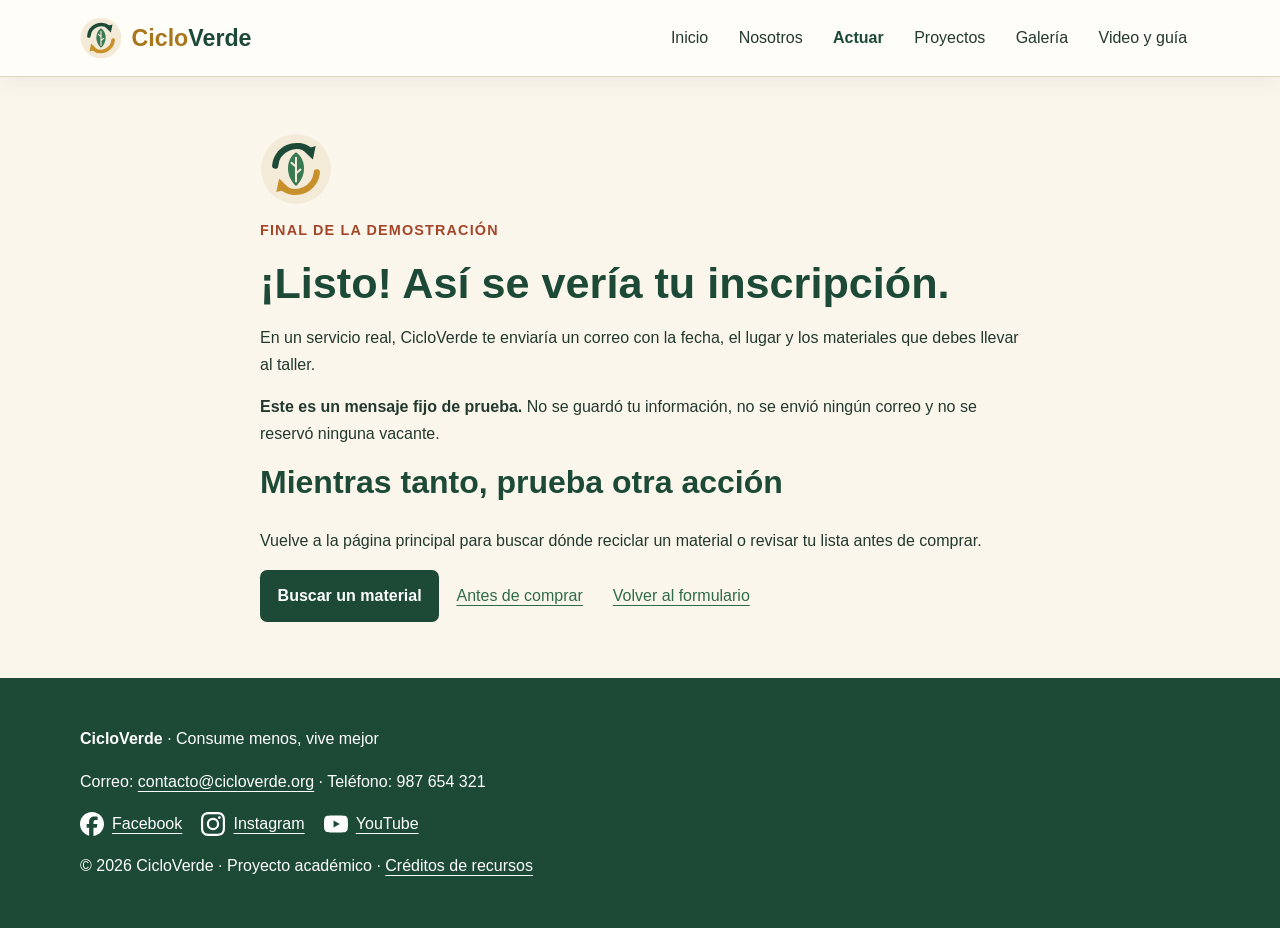
<file: confirmacion.html>
<!DOCTYPE html>
<html lang="es">
<head>
  <meta charset="UTF-8">
  <!-- PASO 1: permite que el navegador use el ancho real del celular. -->
  <meta name="viewport" content="width=device-width, initial-scale=1.0">
  <title>Inscripción de prueba | CicloVerde - ODS 12</title>
  <meta name="description" content="Confirmación simulada de la inscripción a un taller de CicloVerde.">
  <!-- PASO 2: conectar este HTML con el archivo CSS compartido. -->
  <link rel="stylesheet" href="css/estilos.css">
  <!-- SEMANA 11: menú responsive con JavaScript. defer espera a que el HTML esté listo. -->
  <script src="js/menu.js" defer></script>
  <!-- Este icono aparece en la pestaña del navegador. -->
  <link rel="icon" type="image/svg+xml" href="iconos/favicon.svg">
</head>
<body>
<a class="saltar" href="#contenido">Saltar al contenido</a>
<!-- PASO 3: ENCABEZADO. Permanece visible con position: sticky en CSS. -->
<header class="cabecera">
  <div class="contenedor barra">
    <a class="marca" href="index.html"><img src="iconos/favicon.svg" alt="" width="42" height="42"><span class="nombre"><span class="ciclo">Ciclo</span>Verde</span></a>
    <!-- SEMANA 11 (menú ACME): botón hamburguesa. Solo se ve en 600 px o menos.
         aria-controls lo une con la navegación; aria-expanded indica si está abierta. -->
    <button id="boton-menu" class="hamburguesa" type="button"
            aria-controls="navegacion" aria-expanded="false" aria-label="Abrir menú">
      <span class="lineas" aria-hidden="true"><span></span><span></span><span></span></span>
      <span id="texto-menu">Menú</span>
    </button>
    <!-- PASO 4: MENÚ HORIZONTAL. La lista se ordena en fila con Flexbox.
         En celular, JS le agrega o quita el atributo hidden para mostrarla u ocultarla. -->
    <nav id="navegacion" class="navegacion" aria-label="Navegación principal">
      <ul class="menu">
        <li><a href="index.html#inicio">Inicio</a></li>
        <li><a href="index.html#nosotros">Nosotros</a></li>
        <li>
          <!-- MENÚ DESPLEGABLE VERTICAL: details se abre con clic, Enter o toque.
               JS solo lo cierra (Escape o al cerrar el menú); por eso tiene id. -->
          <details id="actuar" class="desplegable">
            <summary>Actuar</summary>
            <ul class="submenu">
              <li><a href="index.html#buscar">Buscar material</a></li>
              <li><a href="index.html#categorias">Explorar categorías</a></li>
              <li><a href="index.html#servicios">Nuestros servicios</a></li>
              <li><a href="index.html#antes-de-comprar">Antes de comprar</a></li>
              <li><a href="index.html#calculadora">Calcular mis descartables</a></li>
              <li><a href="index.html#taller">Inscribirme a un taller</a></li>
            </ul>
          </details>
        </li>
        <li><a href="index.html#proyectos">Proyectos</a></li>
        <li><a href="index.html#galeria">Galería</a></li>
        <li><a href="recursos.html">Video y guía</a></li>
      </ul>
    </nav>
  </div>
</header>

<main id="contenido" class="contenedor seccion">
  <!-- CONFIRMACIÓN FIJA: representa el final del recorrido de la HU03. No procesa datos. -->
  <section class="confirmacion" aria-labelledby="confirmado">
    <img class="icono-ok" src="iconos/favicon.svg" alt="" width="72" height="72">
    <p class="etiqueta">Final de la demostración</p>
    <h1 id="confirmado">¡Listo! Así se vería tu inscripción.</h1>
    <p>En un servicio real, CicloVerde te enviaría un correo con la fecha, el lugar y los materiales que debes llevar al taller.</p>
    <p><strong>Este es un mensaje fijo de prueba.</strong> No se guardó tu información, no se envió ningún correo y no se reservó ninguna vacante.</p>
    <h2>Mientras tanto, prueba otra acción</h2>
    <p>Vuelve a la página principal para buscar dónde reciclar un material o revisar tu lista antes de comprar.</p>
    <a class="boton" href="index.html#buscar">Buscar un material</a>
    <a class="enlace" href="index.html#antes-de-comprar">Antes de comprar</a>
    <a class="enlace" href="index.html#taller">Volver al formulario</a>
  </section>
</main>
<!-- PIE DE PÁGINA compartido por las páginas del sitio. -->
<footer id="contacto" class="pie">
  <div class="contenedor">
    <p><strong>CicloVerde</strong> · Consume menos, vive mejor</p>
    <p>Correo: <a href="mailto:contacto@cicloverde.org">contacto@cicloverde.org</a> · Teléfono: 987 654 321</p>
    <nav class="redes" aria-label="Redes sociales">
      <!-- Son páginas generales de las redes; reemplazar por las cuentas del proyecto. -->
      <a href="https://www.facebook.com/" target="_blank" rel="noopener noreferrer"><img src="iconos/facebook.svg" alt="" width="24" height="24">Facebook</a>
      <a href="https://www.instagram.com/" target="_blank" rel="noopener noreferrer"><img src="iconos/instagram.svg" alt="" width="24" height="24">Instagram</a>
      <a href="https://www.youtube.com/" target="_blank" rel="noopener noreferrer"><img src="iconos/youtube.svg" alt="" width="24" height="24">YouTube</a>
    </nav>
    <p>© 2026 CicloVerde · Proyecto académico · <a href="FUENTES.txt">Créditos de recursos</a></p>
  </div>
</footer>
</body>
</html>
</file>
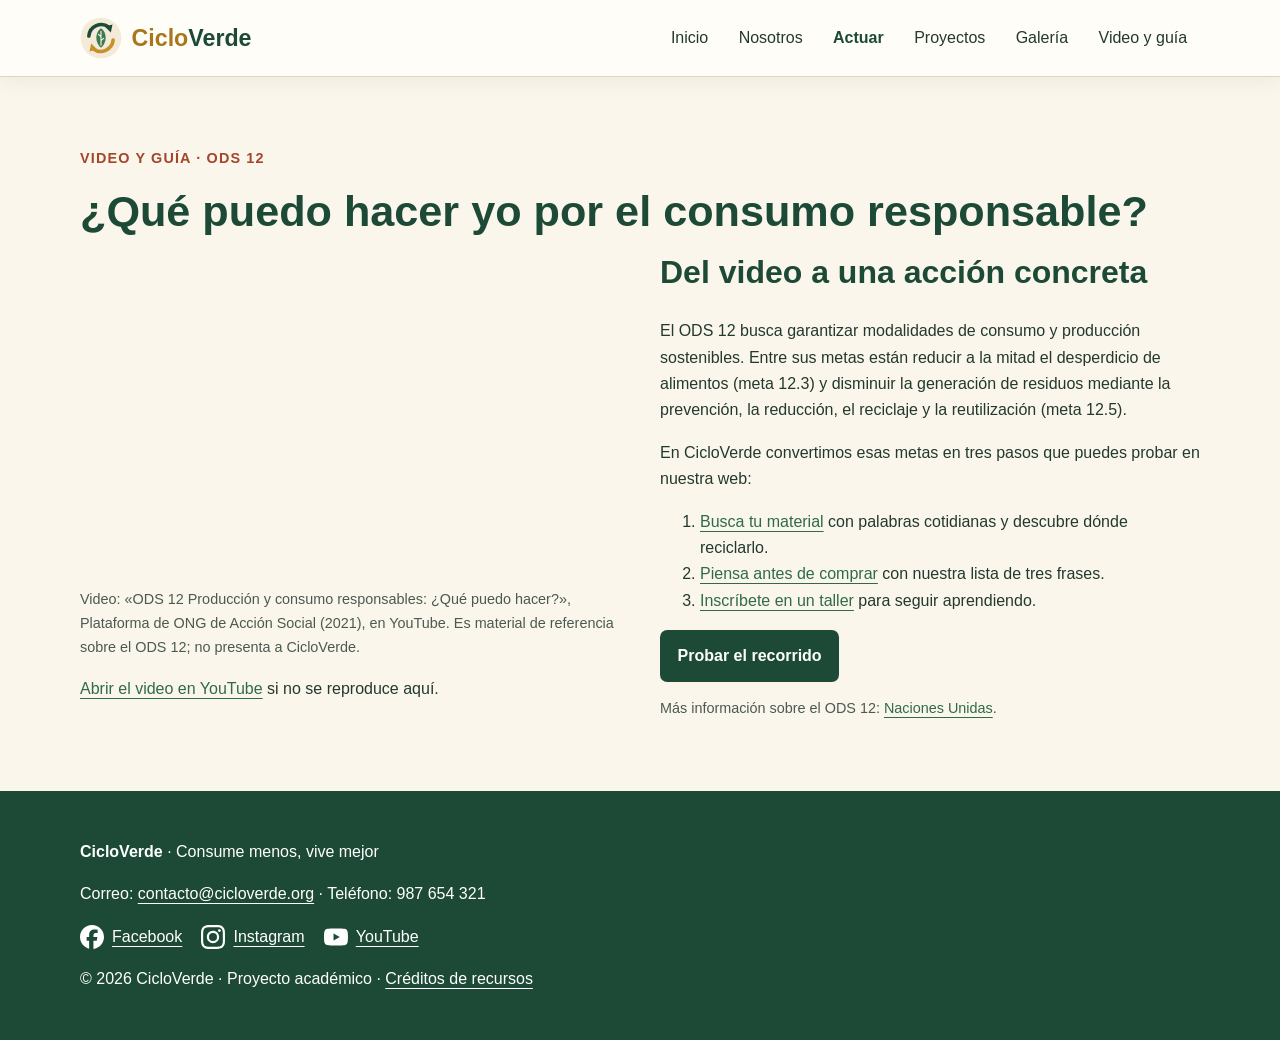
<file: recursos.html>
<!DOCTYPE html>
<html lang="es">
<head>
  <meta charset="UTF-8">
  <!-- PASO 1: permite que el navegador use el ancho real del celular. -->
  <meta name="viewport" content="width=device-width, initial-scale=1.0">
  <title>Video y guía | CicloVerde - ODS 12</title>
  <meta name="description" content="Video sobre el ODS 12 y guía para pasar de la información a una acción concreta con CicloVerde.">
  <!-- PASO 2: conectar este HTML con el archivo CSS compartido. -->
  <link rel="stylesheet" href="css/estilos.css">
  <!-- SEMANA 11: menú responsive con JavaScript. defer espera a que el HTML esté listo. -->
  <script src="js/menu.js" defer></script>
  <!-- Este icono aparece en la pestaña del navegador. -->
  <link rel="icon" type="image/svg+xml" href="iconos/favicon.svg">
</head>
<body>
<a class="saltar" href="#contenido">Saltar al contenido</a>
<!-- PASO 3: ENCABEZADO. Permanece visible con position: sticky en CSS. -->
<header class="cabecera">
  <div class="contenedor barra">
    <a class="marca" href="index.html"><img src="iconos/favicon.svg" alt="" width="42" height="42"><span class="nombre"><span class="ciclo">Ciclo</span>Verde</span></a>
    <!-- SEMANA 11 (menú ACME): botón hamburguesa. Solo se ve en 600 px o menos.
         aria-controls lo une con la navegación; aria-expanded indica si está abierta. -->
    <button id="boton-menu" class="hamburguesa" type="button"
            aria-controls="navegacion" aria-expanded="false" aria-label="Abrir menú">
      <span class="lineas" aria-hidden="true"><span></span><span></span><span></span></span>
      <span id="texto-menu">Menú</span>
    </button>
    <!-- PASO 4: MENÚ HORIZONTAL. La lista se ordena en fila con Flexbox.
         En celular, JS le agrega o quita el atributo hidden para mostrarla u ocultarla. -->
    <nav id="navegacion" class="navegacion" aria-label="Navegación principal">
      <ul class="menu">
        <li><a href="index.html#inicio">Inicio</a></li>
        <li><a href="index.html#nosotros">Nosotros</a></li>
        <li>
          <!-- MENÚ DESPLEGABLE VERTICAL: details se abre con clic, Enter o toque.
               JS solo lo cierra (Escape o al cerrar el menú); por eso tiene id. -->
          <details id="actuar" class="desplegable">
            <summary>Actuar</summary>
            <ul class="submenu">
              <li><a href="index.html#buscar">Buscar material</a></li>
              <li><a href="index.html#categorias">Explorar categorías</a></li>
              <li><a href="index.html#servicios">Nuestros servicios</a></li>
              <li><a href="index.html#antes-de-comprar">Antes de comprar</a></li>
              <li><a href="index.html#calculadora">Calcular mis descartables</a></li>
              <li><a href="index.html#taller">Inscribirme a un taller</a></li>
            </ul>
          </details>
        </li>
        <li><a href="index.html#proyectos">Proyectos</a></li>
        <li><a href="index.html#galeria">Galería</a></li>
        <li><a href="recursos.html">Video y guía</a></li>
      </ul>
    </nav>
  </div>
</header>

<main id="contenido" class="contenedor seccion">
  <p class="etiqueta">Video y guía · ODS 12</p>
  <h1>¿Qué puedo hacer yo por el consumo responsable?</h1>
  <!-- PASO 9: VIDEO Y TEXTO en dos columnas. El video se inserta desde YouTube (no se descarga). -->
  <section class="dos-columnas" aria-labelledby="video-titulo">
    <div>
      <iframe
        class="video"
        src="https://www.youtube.com/embed/V-3acAwVcM4"
        title="ODS 12 Producción y consumo responsables: ¿Qué puedo hacer?"
        referrerpolicy="strict-origin-when-cross-origin"
        allow="accelerometer; autoplay; clipboard-write; encrypted-media; gyroscope; picture-in-picture"
        allowfullscreen>
      </iframe>
      <p class="nota">Video: «ODS 12 Producción y consumo responsables: ¿Qué puedo hacer?», Plataforma de ONG de Acción Social (2021), en YouTube. Es material de referencia sobre el ODS 12; no presenta a CicloVerde.</p>
      <!-- Enlace alternativo por si el video no se reproduce dentro de la página. -->
      <p><a href="https://www.youtube.com/watch?v=V-3acAwVcM4" target="_blank" rel="noopener noreferrer">Abrir el video en YouTube</a> si no se reproduce aquí.</p>
    </div>
    <div>
      <h2 id="video-titulo">Del video a una acción concreta</h2>
      <p>El ODS 12 busca garantizar modalidades de consumo y producción sostenibles. Entre sus metas están reducir a la mitad el desperdicio de alimentos (meta 12.3) y disminuir la generación de residuos mediante la prevención, la reducción, el reciclaje y la reutilización (meta 12.5).</p>
      <p>En CicloVerde convertimos esas metas en tres pasos que puedes probar en nuestra web:</p>
      <ol>
        <li><a href="index.html#buscar">Busca tu material</a> con palabras cotidianas y descubre dónde reciclarlo.</li>
        <li><a href="index.html#antes-de-comprar">Piensa antes de comprar</a> con nuestra lista de tres frases.</li>
        <li><a href="index.html#taller">Inscríbete en un taller</a> para seguir aprendiendo.</li>
      </ol>
      <a class="boton" href="index.html#buscar">Probar el recorrido</a>
      <p class="nota">Más información sobre el ODS 12: <a href="https://www.un.org/sustainabledevelopment/es/sustainable-consumption-production/" target="_blank" rel="noopener noreferrer">Naciones Unidas</a>.</p>
    </div>
  </section>
</main>
<!-- PIE DE PÁGINA compartido por las páginas del sitio. -->
<footer id="contacto" class="pie">
  <div class="contenedor">
    <p><strong>CicloVerde</strong> · Consume menos, vive mejor</p>
    <p>Correo: <a href="mailto:contacto@cicloverde.org">contacto@cicloverde.org</a> · Teléfono: 987 654 321</p>
    <nav class="redes" aria-label="Redes sociales">
      <!-- Son páginas generales de las redes; reemplazar por las cuentas del proyecto. -->
      <a href="https://www.facebook.com/" target="_blank" rel="noopener noreferrer"><img src="iconos/facebook.svg" alt="" width="24" height="24">Facebook</a>
      <a href="https://www.instagram.com/" target="_blank" rel="noopener noreferrer"><img src="iconos/instagram.svg" alt="" width="24" height="24">Instagram</a>
      <a href="https://www.youtube.com/" target="_blank" rel="noopener noreferrer"><img src="iconos/youtube.svg" alt="" width="24" height="24">YouTube</a>
    </nav>
    <p>© 2026 CicloVerde · Proyecto académico · <a href="FUENTES.txt">Créditos de recursos</a></p>
  </div>
</footer>
</body>
</html>
</file>
<file: css/estilos.css>
/* =========================================================
   CicloVerde · ODS 12 · Hoja de estilos compartida
   Paleta tomada de nuestras ilustraciones y del logotipo:
   crema #fbf6ec · crema oscuro #f2e8d5 · verde oscuro #1d4a37
   verde #3a7a52 · mostaza #c8902a · terracota #a3462a
   ========================================================= */

/* PASO 1. El ancho incluye padding y borde: facilita calcular tamaños. */
* { box-sizing: border-box; }

/* PASO 2. Estilos generales que heredan los textos. */
body { margin: 0; font-family: "Segoe UI", Arial, sans-serif; color: #23392e; background: #fbf6ec; line-height: 1.65; }
h1, h2, h3 { line-height: 1.2; font-family: "Trebuchet MS", "Segoe UI", Arial, sans-serif; color: #1d4a37; }
h1 { font-size: 2.7rem; margin: 0 0 1rem; }
h2 { font-size: 2rem; margin-top: 0; }
h3 { font-size: 1.2rem; }
a { color: #2f6b47; text-underline-offset: 4px; }
/* El foco visible permite recorrer la web con el teclado. No eliminar. */
a:focus-visible, button:focus-visible, summary:focus-visible, input:focus-visible, select:focus-visible, textarea:focus-visible { outline: 3px solid #a3462a; outline-offset: 4px; }

/* PASO 3. Nunca estirar una imagen más allá de su contenedor. */
img, video { max-width: 100%; height: auto; display: block; }
.contenedor { width: 92%; max-width: 1120px; margin: 0 auto; }
.seccion { padding: 3.5rem 0; }
.fondo { background: #f2e8d5; }
.etiqueta { font-weight: bold; color: #a3462a; font-size: .9rem; text-transform: uppercase; letter-spacing: .08em; }
.nota { font-size: .9rem; color: #4a5a50; }

/* PASO 4. Flexbox alinea la marca y la navegación. wrap evita desbordamientos. */
.cabecera { background: #fffdf8; border-bottom: 1px solid #e3d5bb; }
.barra { display: flex; align-items: center; justify-content: space-between; gap: 1rem; flex-wrap: wrap; padding: .9rem 0; }
.marca { display: flex; align-items: center; gap: .6rem; text-decoration: none; font-family: "Trebuchet MS", Arial, sans-serif; font-size: 1.45rem; font-weight: bold; color: #1d4a37; }
/* "Ciclo" en mostaza y "Verde" en verde, igual que el logotipo. */
.marca .ciclo { color: #a8761c; }
.menu { display: flex; flex-wrap: wrap; align-items: center; gap: .3rem; list-style: none; margin: 0; padding: 0; }
.menu a, .desplegable summary { display: block; padding: .65rem .8rem; color: #23392e; cursor: pointer; }
.menu a { text-decoration: none; }
.menu a:hover, .desplegable summary:hover { background: #e7f0e2; border-radius: .4rem; }

/* El menú acompaña al usuario al bajar por la página.
   sticky conserva su espacio: no hace falta compensar con padding en body.
   top: 0 lo mantiene pegado arriba; z-index evita que las fotos lo tapen. */
.cabecera { position: sticky; top: 0; z-index: 100; box-shadow: 0 4px 18px #1d4a3712; }
/* Dejar espacio al navegar con #id para que el header no tape el título. */
section[id], main[id], footer[id], article[id] { scroll-margin-top: 130px; }

/* PASO 5. Menú desplegable vertical. Solo details controla su apertura (sin JS). */
.desplegable { position: relative; }
.desplegable summary { list-style: revert; font-weight: bold; color: #1d4a37; }
.desplegable[open] summary { background: #e7f0e2; border-radius: .4rem; }
.submenu { position: absolute; top: 100%; left: 0; width: 240px; padding: .5rem; margin: .3rem 0 0; list-style: none; background: #fffdf8; border: 1px solid #c9d8c4; border-radius: .5rem; box-shadow: 0 8px 20px #1d4a3722; z-index: 10; }

/* SEMANA 11 · MENÚ ACME CON JAVASCRIPT
   El botón hamburguesa existe en el HTML, pero en escritorio se oculta. */
.hamburguesa { display: none; align-items: center; gap: .6rem; min-height: 44px; padding: .5rem .85rem; border: 1px solid #1d4a37; border-radius: .45rem; background: #1d4a37; color: #fffdf8; font: inherit; font-weight: bold; cursor: pointer; }
.hamburguesa:hover { background: #2f6b47; }
/* Las tres líneas del icono se dibujan con spans. */
.lineas { display: grid; gap: 4px; width: 22px; }
.lineas span { display: block; height: 2px; border-radius: 2px; background: #fffdf8; }
/* menu.js cambia hidden: oculto significa que sus enlaces tampoco reciben Tab. */
[hidden] { display: none !important; }
/* Las secciones reciben foco desde el menú; no se dibuja un marco alrededor de toda la sección. */
section[tabindex="-1"]:focus { outline: none; }

/* PASO 6. Dos columnas iguales: imagen y texto. minmax evita desborde. */
.dos-columnas { display: grid; grid-template-columns: repeat(2, minmax(0, 1fr)); gap: 2.5rem; align-items: center; }
.dos-columnas > * { min-width: 0; }
.hero { padding-top: 4rem; padding-bottom: 4rem; }
.foto { width: 100%; aspect-ratio: 3 / 2; object-fit: cover; border-radius: 1.6rem; }
/* El logotipo se muestra completo (contain) en lugar de recortarse. */
.logo-grande { width: 100%; max-width: 380px; margin: 0 auto; aspect-ratio: 1 / 1; object-fit: contain; }

/* PASO 7. Enlaces y botones con apariencia consistente. */
.boton { display: inline-block; padding: .8rem 1.1rem; background: #1d4a37; color: white; border: 0; border-radius: .45rem; font: inherit; font-weight: bold; text-decoration: none; cursor: pointer; }
.boton:hover { background: #2f6b47; }
.enlace { display: inline-block; margin: .8rem; }

/* PASO 8. Tres tarjetas de servicios en escritorio. */
.tarjetas { display: grid; grid-template-columns: repeat(3, minmax(0, 1fr)); gap: 1rem; }
.tarjeta { padding: 1.5rem; border: 1px solid #e3d5bb; border-radius: .9rem; background: #fffdf8; }
.tarjeta h3 { margin-top: .4rem; }
.numero { color: #a3462a; font-weight: bold; }
/* Tarjetas apiladas una debajo de otra con separación uniforme. */
.pila { display: grid; gap: 1rem; }
.galeria { display: grid; grid-template-columns: repeat(2, minmax(0, 1fr)); gap: 1rem; }
figure { margin: 0; }
.galeria img { width: 100%; aspect-ratio: 3 / 2; object-fit: cover; border-radius: .8rem; }
figcaption { padding-top: .5rem; }
.video-local { width: 100%; max-width: 760px; aspect-ratio: 16 / 9; border-radius: .8rem; background: #1d4a37; }
blockquote { margin: 0 0 1rem; font-size: 1.3rem; font-style: italic; max-width: 780px; }
blockquote footer { font-size: 1rem; font-style: normal; font-weight: bold; color: #a3462a; }

/* PASO 9. HU-01 · BUSCADOR "RECICLA FÁCIL" (wireframes 1, 2 y 3 de Figma).
   No usa JavaScript: el estado del campo de búsqueda decide qué bloque se ve.
   .busqueda:has(...) significa "si .busqueda contiene un campo en ese estado". */
legend { font-weight: bold; padding: 0 .5rem; }
.centrado { text-align: center; }
.titulo-grande { text-align: center; font-size: clamp(2rem, 4.5vw, 3rem); margin-bottom: .5rem; }
.subtitulo { text-align: center; margin-top: 0; }
.busqueda { max-width: 640px; margin: 2rem auto 0; }
.campo { position: relative; }
/* Lupa dentro del campo: position absolute dentro de .campo (relative). */
.campo .lupa { position: absolute; left: 1.1rem; top: 50%; width: 1.3rem; height: 1.3rem; transform: translateY(-50%); }
.lupa, .flecha { fill: none; stroke: currentColor; stroke-width: 2.2; stroke-linecap: round; stroke-linejoin: round; flex: none; }
#buscador { width: 100%; font: inherit; font-size: 1.1rem; padding: 1rem 1rem 1rem 3.2rem; border: 2px solid #1d4a37; border-radius: .9rem; background: #fffdf8; color: #23392e; box-shadow: 0 6px 18px #1d4a3712; }
/* Mientras el texto no coincide se marca el borde con mostaza (no con rojo: aún escribe). */
#buscador:invalid { border-color: #c8902a; }
.visualmente-oculto { position: absolute; width: 1px; height: 1px; overflow: hidden; clip: rect(0 0 0 0); white-space: nowrap; }
.codigo { color: #5b6b61; font-size: .9em; font-weight: normal; }

/* Primero se ocultan los bloques que dependen del texto escrito. */
.ejemplos, .sugerencias, .estado-invalido { display: none; }
/* Campo vacío (:placeholder-shown) → ejemplos de búsqueda (wireframe 1). */
.busqueda:has(#buscador:placeholder-shown) .ejemplos { display: flex; }
.ejemplos { flex-wrap: wrap; align-items: center; justify-content: center; gap: .5rem; margin-top: .8rem; font-size: .95rem; }
.ejemplo { padding: .3rem .8rem; border: 1px solid #c9d8c4; border-radius: 2rem; background: #fffdf8; text-decoration: none; }
.ejemplo:hover { background: #e7f0e2; }

/* ESCENARIO 1 · CA-01: el texto contiene una palabra conocida (:valid) → sugerencias.
   Las palabras conocidas tienen 3 letras como mínimo, así que aparecen desde el 3.er carácter.
   El cambio es inmediato (CSS no espera), dentro de los 500 ms del criterio. */
.busqueda:has(#buscador:valid:not(:placeholder-shown)) .sugerencias { display: block; }
.sugerencias { margin-top: .5rem; padding: .5rem; background: #fffdf8; border: 1px solid #e3d5bb; border-radius: .9rem; box-shadow: 0 10px 24px #1d4a371a; }
.sugerencias-cabecera { display: flex; justify-content: space-between; align-items: center; gap: .5rem; padding: .4rem .8rem .6rem; border-bottom: 1px solid #eee3cf; font-size: .75rem; text-transform: uppercase; letter-spacing: .04em; color: #5b6b61; }
.insignia { background: #f2e8d5; border-radius: .3rem; padding: .1rem .4rem; text-transform: none; white-space: nowrap; }
.sugerencias ul, .aproximadas, .lista-materiales { list-style: none; margin: 0; padding: 0; }
/* CA-02: nombre común en negrita y código entre paréntesis en gris. */
.sugerencias li a { display: flex; align-items: center; gap: .7rem; padding: .7rem .8rem; border-radius: .5rem; color: #23392e; text-decoration: none; }
.sugerencias li a:hover, .sugerencias li a:focus-visible { background: #e7f0e2; }
.texto-sug { min-width: 0; }
.sugerencias .lupa { width: 1rem; height: 1rem; color: #5b6b61; }
.sugerencias .flecha { width: 1rem; height: 1rem; margin-left: auto; color: #5b6b61; }
.ver-todos { display: block; padding: .6rem .8rem .3rem; font-size: .9rem; }

/* ESCENARIO 2 · el texto no contiene ninguna palabra conocida (:invalid).
   Los dos mensajes ocupan la misma celda de la grilla (grid-area 1 / 1). */
.busqueda:has(#buscador:invalid) .estado-invalido { display: grid; }
.estado-invalido > * { grid-area: 1 / 1; }
/* Durante el primer segundo se ve "Sigue escribiendo…" (cubre la 1.ª y 2.ª letra)... */
.sigue-escribiendo { margin: .6rem 0 0; text-align: center; font-size: .95rem; animation: ocultar .2s ease 1s forwards; }
/* ...y si después de 1 s sigue sin coincidir, aparece "No encontramos ese material". */
.sin-coincidencias { margin-top: .5rem; padding: 1.2rem 1.4rem; background: #fffdf8; border: 1px solid #e3d5bb; border-left: 6px solid #c8902a; border-radius: .9rem; animation: mostrar .3s ease 1s backwards; }
.sin-coincidencias h3 { margin: 0 0 .3rem; }
.sin-coincidencias p { margin: 0 0 .3rem; }
.aproximadas li { margin: .2rem 0; }
.alternativas { display: flex; flex-wrap: wrap; gap: .6rem; margin-top: 1rem; }
.boton-secundario { background: transparent; color: #1d4a37; border: 2px solid #1d4a37; }
.boton-secundario:hover { background: #e7f0e2; }
@keyframes ocultar { to { opacity: 0; visibility: hidden; } }
@keyframes mostrar { from { opacity: 0; visibility: hidden; } to { opacity: 1; visibility: visible; } }

/* RESULTADO · :target es el elemento cuyo id coincide con el #... de la URL.
   Todos los materiales están ocultos; solo se ve el elegido (wireframe 3). */
.resultados { margin-top: 2.5rem; }
.resultado { display: none; }
.resultado:target { display: block; }
/* Si ya hay un material elegido, se oculta el mensaje inicial. */
.resultados:has(.resultado:target) .resultado-vacio { display: none; }
.resumen-material { text-align: center; padding: 1.8rem 1.5rem; background: #fffdf8; border: 1px solid #e3d5bb; border-radius: 1rem; }
.resumen-material h3 { margin: .6rem 0 .2rem; font-size: 1.4rem; }
.resumen-material .codigo { margin: 0 0 .6rem; }
.resumen-material p:last-child { margin: 0; }
.icono { width: 64px; height: 64px; padding: 10px; fill: none; stroke: #1d4a37; stroke-width: 2.2; stroke-linejoin: round; stroke-linecap: round; background: #e7f0e2; border-radius: 1rem; }
.resultado-cuerpo { display: grid; grid-template-columns: minmax(0, 1fr) minmax(0, 1.15fr); gap: 1.5rem; margin-top: 1.5rem; align-items: start; }
.resultado-cuerpo h3 { margin-top: 0; }
.punto { padding: 1.1rem 1.3rem; margin-bottom: .9rem; background: #fffdf8; border: 1px solid #e3d5bb; border-radius: .9rem; }
.punto-cabecera { display: flex; justify-content: space-between; gap: 1rem; align-items: baseline; }
.punto h4 { margin: 0; font-size: 1.1rem; color: #1d4a37; }
.punto p { margin: .3rem 0; }
.distancia { font-weight: bold; white-space: nowrap; }
.num { display: inline-grid; place-items: center; width: 1.5rem; height: 1.5rem; margin-right: .5rem; border-radius: 50%; background: #1d4a37; color: white; font-size: .8rem; }
/* "Ver ubicación" usa details: se abre sin cambiar la URL, así no se pierde el :target. */
.ubicacion summary { display: inline-block; padding: .4rem .9rem; border: 2px solid #1d4a37; border-radius: .45rem; font-weight: bold; color: #1d4a37; cursor: pointer; list-style: none; }
.ubicacion summary::-webkit-details-marker { display: none; }
.ubicacion[open] summary { background: #1d4a37; color: white; }
.ubicacion p { font-size: .92rem; }
/* Mapa de baja fidelidad hecho con degradados (líneas de calles) y pines numerados. */
.mapa { position: relative; min-height: 360px; display: grid; place-items: center; text-align: center; border-radius: 1rem; border: 1px solid #c9d8c4;
  background: linear-gradient(115deg, transparent 47%, #fffdf8 47% 53%, transparent 53%), linear-gradient(20deg, transparent 60%, #fffdf8 60% 64%, transparent 64%),
  repeating-linear-gradient(0deg, #dfe8d8 0 2px, transparent 2px 46px), repeating-linear-gradient(90deg, #dfe8d8 0 2px, transparent 2px 46px), #eef3e9; }
.mapa p { margin: 0; padding: .6rem 1rem; background: #fffdf8e6; border-radius: .6rem; font-weight: bold; color: #1d4a37; }
.mapa small { font-weight: normal; color: #4a5a50; }
.pin { position: absolute; display: grid; place-items: center; width: 2.2rem; height: 2.2rem; border-radius: 50%; border: 3px solid white; background: #a3462a; color: white; font-weight: bold; box-shadow: 0 4px 10px #0003; }
.pin.p1 { top: 18%; left: 22%; } .pin.p2 { top: 30%; right: 18%; } .pin.p3 { bottom: 16%; left: 48%; }
.acciones-resultado { text-align: center; margin-top: .5rem; }

/* CATEGORÍAS · ruta alternativa del user flow. Las tarjetas son label de radios. */
.titulo-subrayado::after { content: ""; display: block; width: 80px; height: 4px; margin-top: .6rem; background: #c8902a; border-radius: 2px; }
.tarjetas-categoria { display: grid; grid-template-columns: repeat(4, minmax(0, 1fr)); gap: 1rem; margin-top: 1.5rem; }
.tarjeta-categoria { display: flex; flex-direction: column; align-items: center; gap: .5rem; padding: 1.8rem 1rem; background: #fffdf8; border: 1px solid #e3d5bb; border-radius: 1rem; cursor: pointer; text-align: center; }
.tarjeta-categoria strong { font-size: 1.15rem; color: #1d4a37; }
.tarjeta-categoria span { font-size: .9rem; color: #5b6b61; }
.tarjeta-categoria:hover { border-color: #3a7a52; }
/* Tarjeta elegida y tarjeta con foco de teclado. */
#cat-plasticos:checked ~ .tarjetas-categoria [for="cat-plasticos"],
#cat-vidrio:checked ~ .tarjetas-categoria [for="cat-vidrio"],
#cat-papel:checked ~ .tarjetas-categoria [for="cat-papel"],
#cat-metales:checked ~ .tarjetas-categoria [for="cat-metales"] { border: 2px solid #1d4a37; background: #e7f0e2; }
#cat-plasticos:focus-visible ~ .tarjetas-categoria [for="cat-plasticos"],
#cat-vidrio:focus-visible ~ .tarjetas-categoria [for="cat-vidrio"],
#cat-papel:focus-visible ~ .tarjetas-categoria [for="cat-papel"],
#cat-metales:focus-visible ~ .tarjetas-categoria [for="cat-metales"] { outline: 3px solid #a3462a; outline-offset: 3px; }
.panel-categoria { display: none; margin-top: 1.5rem; padding: 1.5rem; background: #fffdf8; border: 1px solid #e3d5bb; border-radius: 1rem; }
.panel-categoria h3 { margin-top: 0; }
.panel-categoria h3 .nota { font-weight: normal; }
#cat-plasticos:checked ~ .panel-categoria.plasticos,
#cat-vidrio:checked ~ .panel-categoria.vidrio,
#cat-papel:checked ~ .panel-categoria.papel,
#cat-metales:checked ~ .panel-categoria.metales { display: block; }
.categorias:has([name="categoria"]:checked) .categoria-vacia { display: none; }
.lista-materiales { display: grid; grid-template-columns: repeat(auto-fill, minmax(230px, 1fr)); gap: .5rem; margin-top: 1rem; }
.lista-materiales a { display: block; height: 100%; padding: .6rem .8rem; border: 1px solid #e3d5bb; border-radius: .5rem; text-decoration: none; color: #23392e; }
.lista-materiales a:hover { background: #e7f0e2; }
/* CA-03 · Filtro de Plásticos (16 materiales): cada opción oculta los que no tienen su código. */
.filtro { border: 0; padding: 0; margin: 0; min-width: 0; }
.filtro legend { padding: 0; margin-bottom: .5rem; }
.filtro > input { position: absolute; opacity: 0; width: 1px; height: 1px; }
.filtro > label { display: inline-block; margin: .2rem .3rem .2rem 0; padding: .35rem .8rem; border: 1px solid #b9cdb3; border-radius: 2rem; cursor: pointer; font-size: .92rem; }
.filtro > input:checked + label { background: #1d4a37; border-color: #1d4a37; color: white; }
.filtro > input:focus-visible + label { outline: 3px solid #a3462a; outline-offset: 3px; }
#fp-1:checked ~ .lista-materiales li:not(.r1),
#fp-2:checked ~ .lista-materiales li:not(.r2),
#fp-3:checked ~ .lista-materiales li:not(.r3),
#fp-4:checked ~ .lista-materiales li:not(.r4),
#fp-5:checked ~ .lista-materiales li:not(.r5),
#fp-6:checked ~ .lista-materiales li:not(.r6),
#fp-7:checked ~ .lista-materiales li:not(.r7) { display: none; }

/* PASO 10. ANTES DE COMPRAR: lista con casillas y un resultado visible.
   Grid: la casilla en la primera columna y su texto en la segunda. */
.checklist { display: grid; grid-template-columns: auto 1fr; gap: .7rem .8rem; align-items: start; border: 1px solid #e3d5bb; border-radius: .8rem; padding: 1.5rem; min-width: 0; background: #fffdf8; counter-reset: marcadas; }
.checklist > input { width: 1.3rem; height: 1.3rem; margin: .2rem 0 0; }
.checklist > label { cursor: pointer; }
.checklist > input:checked + label { color: #1d4a37; font-weight: bold; }
/* Contador CSS: suma 1 por cada casilla marcada y lo muestra en .contador. */
.checklist > input:checked { counter-increment: marcadas; }
.contador::after { content: counter(marcadas) " de 3"; font-weight: bold; }
.veredictos { grid-column: 1 / -1; margin-top: .5rem; }
.veredicto { padding: 1rem 1.2rem; border-radius: .6rem; }
.pendiente { background: #fbefd9; border-left: 6px solid #c8902a; }
.listo { display: none; background: #e7f0e2; border-left: 6px solid #3a7a52; }
/* Si las tres casillas están marcadas: se oculta "pendiente" y aparece "listo". */
#c1:checked ~ #c2:checked ~ #c3:checked ~ .veredictos .pendiente { display: none; }
#c1:checked ~ #c2:checked ~ #c3:checked ~ .veredictos .listo { display: block; }
.veredicto h3 { margin: 0 0 .3rem; }
.veredicto p { margin: 0 0 .5rem; }

/* PASO 11. TALLER: cada campo del formulario ocupa una fila. */
.formulario { display: grid; gap: .6rem; background: #fffdf8; border: 1px solid #e3d5bb; padding: 1.5rem; border-radius: .8rem; }
.formulario > label { font-weight: bold; }
input[type="text"], input[type="email"], select, textarea { width: 100%; min-width: 0; font: inherit; padding: .7rem; border: 1px solid #7d8f82; border-radius: .3rem; background: white; color: #23392e; }
input[type="radio"], input[type="checkbox"] { accent-color: #1d4a37; }
textarea { resize: vertical; }

/* PASO 11b (SEMANA 11). HU-06 · CALCULADORA DE DESCARTABLES
   Formulario a la izquierda y resultado a la derecha. El JS solo cambia
   clases, atributos, textos y el ancho de las barras: el aspecto está aquí. */
.calculadora { display: grid; grid-template-columns: repeat(2, minmax(0, 1fr)); gap: 1.5rem; align-items: start; margin-top: 1.5rem; }
.campos-calculadora { display: grid; grid-template-columns: repeat(2, minmax(0, 1fr)); gap: 1rem; min-width: 0; margin: 0; padding: 0; border: 0; }
.campos-calculadora legend { padding: 0; margin-bottom: .6rem; font-weight: bold; color: #1d4a37; }
.campo-numero { display: grid; gap: .3rem; align-content: start; }
.campo-numero label { font-weight: bold; }
input[type="number"] { width: 100%; min-width: 0; font: inherit; padding: .7rem; border: 1px solid #7d8f82; border-radius: .3rem; background: white; color: #23392e; }
input[type="number"]:focus-visible { outline: 3px solid #a3462a; outline-offset: 4px; }
/* Estado de error que agrega el JS: borde terracota y mensaje debajo del campo. */
input.campo-error { border: 2px solid #a3462a; background: #fdf1ec; }
.mensaje-error { margin: 0; font-size: .85rem; font-weight: bold; color: #a3462a; }
.acciones-calculadora { display: flex; flex-wrap: wrap; gap: .6rem; margin-top: .4rem; }
.resultado-calculadora { padding: 1.5rem; border: 1px solid #e3d5bb; border-radius: .8rem; background: #fffdf8; }
.resultado-calculadora > .nota { margin: 0; }
.totales { margin: 0 0 1rem; font-size: 1.1rem; }
.totales strong { font-size: 1.8rem; color: #1d4a37; }
/* Barras: el JS calcula el ancho de .barra-relleno (style.width) en porcentaje. */
.barras { display: grid; gap: .7rem; margin: 0 0 1.2rem; padding: 0; list-style: none; }
.barras li { display: grid; grid-template-columns: 6.5rem 1fr; gap: .1rem .8rem; align-items: center; }
.barra-fondo { height: .9rem; overflow: hidden; border-radius: 1rem; background: #f2e8d5; }
.barra-relleno { display: block; width: 0; height: 100%; border-radius: 1rem; background: #3a7a52; transition: width .4s ease; }
.barra-valor { grid-column: 2; font-size: .85rem; color: #4a5a50; }
/* Clase "mayor" que agrega el JS al descartable más usado. */
.barras li.mayor .barra-nombre { font-weight: bold; color: #1d4a37; }
.barras li.mayor .barra-relleno { background: #c8902a; }
.felicitacion { background: #e7f0e2; border-left: 6px solid #3a7a52; }
@media (prefers-reduced-motion: reduce) { .barra-relleno { transition: none; } }

/* PASO 12. La proporción del video de YouTube se conserva a cualquier ancho. */
.video { width: 100%; aspect-ratio: 16 / 9; border: 0; display: block; border-radius: .8rem; }
.confirmacion { max-width: 760px; margin: 0 auto; }
.confirmacion .icono-ok { width: 72px; height: 72px; }
.pie { background: #1d4a37; color: white; padding: 2rem 0; }
.pie a { color: white; }
.redes { display: flex; flex-wrap: wrap; gap: 1.2rem; }
.redes a { display: inline-flex; align-items: center; gap: .5rem; }
.redes img { filter: invert(1); }
.saltar { position: absolute; left: -9999px; }
.saltar:focus { left: 1rem; top: 1rem; padding: 1rem; background: white; z-index: 200; }

/* Detalles visuales: círculos suaves como en nuestras ilustraciones. */
.hero { background: radial-gradient(circle at 88% 26%, #efe2c4 0 120px, transparent 121px), radial-gradient(circle at 4% 92%, #e1ead9 0 70px, transparent 71px); }
.hero h1 { font-size: clamp(2.2rem, 4.6vw, 3.6rem); letter-spacing: -.02em; }
.postal { background: #fffdf8; padding: .8rem; border: 1px solid #e3d5bb; border-radius: 1.8rem; box-shadow: 8px 10px 0 #d9e5d2; }
.postal figcaption { padding: .6rem .5rem .2rem; font-style: italic; }
.tarjeta:nth-child(2) { background: #f8f0dd; }

/* PASO 13. TABLET: estas reglas se aplican a 900 px o menos. */
@media (max-width: 900px) {
  .barra { gap: .4rem; }
  .tarjetas { grid-template-columns: repeat(2, minmax(0, 1fr)); }
  .tarjetas-categoria { grid-template-columns: repeat(2, minmax(0, 1fr)); }
  .resultado-cuerpo { grid-template-columns: 1fr; }
  .calculadora { grid-template-columns: 1fr; }
  h1 { font-size: 2.2rem; }
}

/* PASO 14. CELULAR: cambiamos columnas por una sola columna. */
@media (max-width: 600px) {
  h1 { font-size: 1.9rem; }
  h2 { font-size: 1.6rem; }
  .dos-columnas, .tarjetas, .galeria { grid-template-columns: 1fr; }
  .dos-columnas { gap: 1.5rem; }
  .hero, .seccion { padding-top: 2.2rem; padding-bottom: 2.2rem; }
  .barra { padding: .6rem 0; }
  .barra { flex-wrap: nowrap; }
  .marca { font-size: 1.2rem; }
  .marca img { width: 30px; height: 30px; }
  /* SEMANA 11 · Aparece la hamburguesa (el JS usa el mismo límite de 600 px). */
  .hamburguesa { display: inline-flex; }
  /* La navegación se vuelve un panel debajo del encabezado.
     top: 100% se mide desde .cabecera, que es sticky (posicionada). */
  .navegacion { position: absolute; top: 100%; left: 0; width: 100%; max-height: 75vh; overflow-y: auto; padding: .5rem 4%; background: #fffdf8; border-bottom: 1px solid #e3d5bb; box-shadow: 0 8px 20px #1d4a3722; }
  /* Los enlaces se apilan uno debajo de otro, con área de toque de 44 px. */
  .menu { flex-direction: column; align-items: stretch; gap: 0; }
  .menu a, .desplegable summary { padding: .7rem .8rem; min-height: 44px; }
  /* "Actuar" se abre dentro del panel, ocupando su lugar en la lista. */
  .desplegable { position: static; }
  .submenu { position: static; width: 100%; margin: 0 0 .3rem; box-shadow: none; background: #f4f8f1; }
  .submenu a { padding: .7rem .8rem; }
  /* El encabezado móvil ahora es más bajo: basta con menos espacio. */
  section[id], main[id], footer[id], article[id] { scroll-margin-top: 90px; }
  .enlace { margin-left: 0; }
  .formulario, .checklist, .panel-categoria, .sin-coincidencias { padding: 1rem; }
  .campos-calculadora { grid-template-columns: 1fr; }
  .resultado-calculadora { padding: 1rem; }
  .barras li { grid-template-columns: 5.5rem 1fr; }
  .tarjetas-categoria { grid-template-columns: repeat(2, minmax(0, 1fr)); }
  .tarjeta-categoria { padding: 1.2rem .6rem; }
  .mapa { min-height: 240px; }
  .logo-grande { max-width: 240px; }
  .hero { background: radial-gradient(circle at 100% 0%, #efe2c4 0 90px, transparent 91px); }
}

/* =========================================================
   SEMANA 14 · BUSCADOR DINÁMICO (js/buscador.js)
   Human-AI Interaction: transparencia, control, recuperación ante errores.
   Se agrega al final para no tocar los estilos anteriores.
   ========================================================= */

/* 1. Ahora el JS decide qué se ve con el atributo hidden.
      !important gana a las reglas antiguas con :has(:valid) del PASO 9. */
.busqueda [hidden] { display: none !important; }

/* 2. Espacio a la derecha del campo para el botón × y
      ocultamos la × propia del navegador para no tener dos. */
#buscador { padding-right: 3.4rem; }
#buscador::-webkit-search-cancel-button { -webkit-appearance: none; appearance: none; }
#buscador:focus-visible { outline: 3px solid #c8902a; outline-offset: 2px; }

/* 3. CONTROL DEL USUARIO · botón "Limpiar búsqueda" dentro del campo (44 px de área táctil). */
.limpiar-busqueda { position: absolute; right: .4rem; top: 50%; transform: translateY(-50%); display: inline-flex; align-items: center; justify-content: center; width: 44px; height: 44px; padding: 0; border: 0; border-radius: 50%; background: transparent; color: #1d4a37; cursor: pointer; }
.limpiar-busqueda svg { width: 1.2rem; height: 1.2rem; fill: none; stroke: currentColor; stroke-width: 2.4; stroke-linecap: round; }
.limpiar-busqueda:hover { background: #e7f0e2; }
.limpiar-busqueda:focus-visible { outline: 3px solid #c8902a; outline-offset: 0; }

/* Teclas de los atajos en la ayuda. */
.busqueda kbd { display: inline-block; min-width: 1.4em; padding: 0 .35em; border: 1px solid #c9d8c4; border-bottom-width: 2px; border-radius: .3rem; background: #fffdf8; font: inherit; font-size: .85em; text-align: center; }

/* 4. TRANSPARENCIA · contador de coincidencias en tiempo real. */
.contador-busqueda { margin: .4rem 0 0; min-height: 1.4em; text-align: center; font-size: .95rem; font-weight: bold; color: #1d4a37; }
.contador-busqueda:empty { display: none; }

/* Estados del borde del campo: mostaza si solo hay parecidos o nada (no rojo: aún escribe). */
.busqueda-aproximada #buscador, .busqueda-sin-resultados #buscador { border-color: #c8902a; }

/* 5. Sugerencias dinámicas: lista con scroll si hay muchas (ej. "plástico" = 16). */
.lista-sugerencias { list-style: none; margin: 0; padding: 0; max-height: 22rem; overflow-y: auto; }
.sugerencias .sugerencia { gap: .8rem; }
.sugerencia mark { background: #f2e8d5; color: inherit; border-radius: .2rem; padding: 0 .05em; }
.categoria-sug { display: block; font-size: .8rem; color: #5b6b61; }

/* Ícono SVG según la categoría + insignia con el código de resina. */
.icono-sug { position: relative; flex: none; display: inline-flex; width: 2.6rem; height: 2.6rem; padding: .35rem; border-radius: .7rem; background: #e7f0e2; }
.icono-sug svg { width: 100%; height: 100%; fill: none; stroke: #1d4a37; stroke-width: 2.6; stroke-linejoin: round; stroke-linecap: round; }
.resina { position: absolute; right: -.45rem; bottom: -.35rem; padding: 0 .3rem; border-radius: .4rem; background: #1d4a37; color: #fffdf8; font-size: .68rem; font-weight: bold; line-height: 1.5; }
.cat-vidrio .icono-sug { background: #e1edf0; }
.cat-papel .icono-sug { background: #f2e8d5; }
.cat-metales .icono-sug { background: #e9e6e1; }

/* 6. RECUPERACIÓN ANTE ERRORES · "¿Quisiste decir…?" */
.quisiste-decir { margin: .5rem .3rem .3rem; padding: .7rem .9rem; border-left: 5px solid #c8902a; border-radius: .5rem; background: #fbf3e4; }
.quisiste-decir a { font-weight: bold; }

/* 7. Celulares (600 px o menos): textos que se acomodan y lista más baja. */
@media (max-width: 600px) {
  .lista-sugerencias { max-height: 60vh; }
  .sugerencias .sugerencia { padding: .6rem .5rem; }
  .icono-sug { width: 2.3rem; height: 2.3rem; }
  .texto-sug { overflow-wrap: anywhere; }
  .sugerencias-cabecera .insignia { display: none; }
}
</file>
